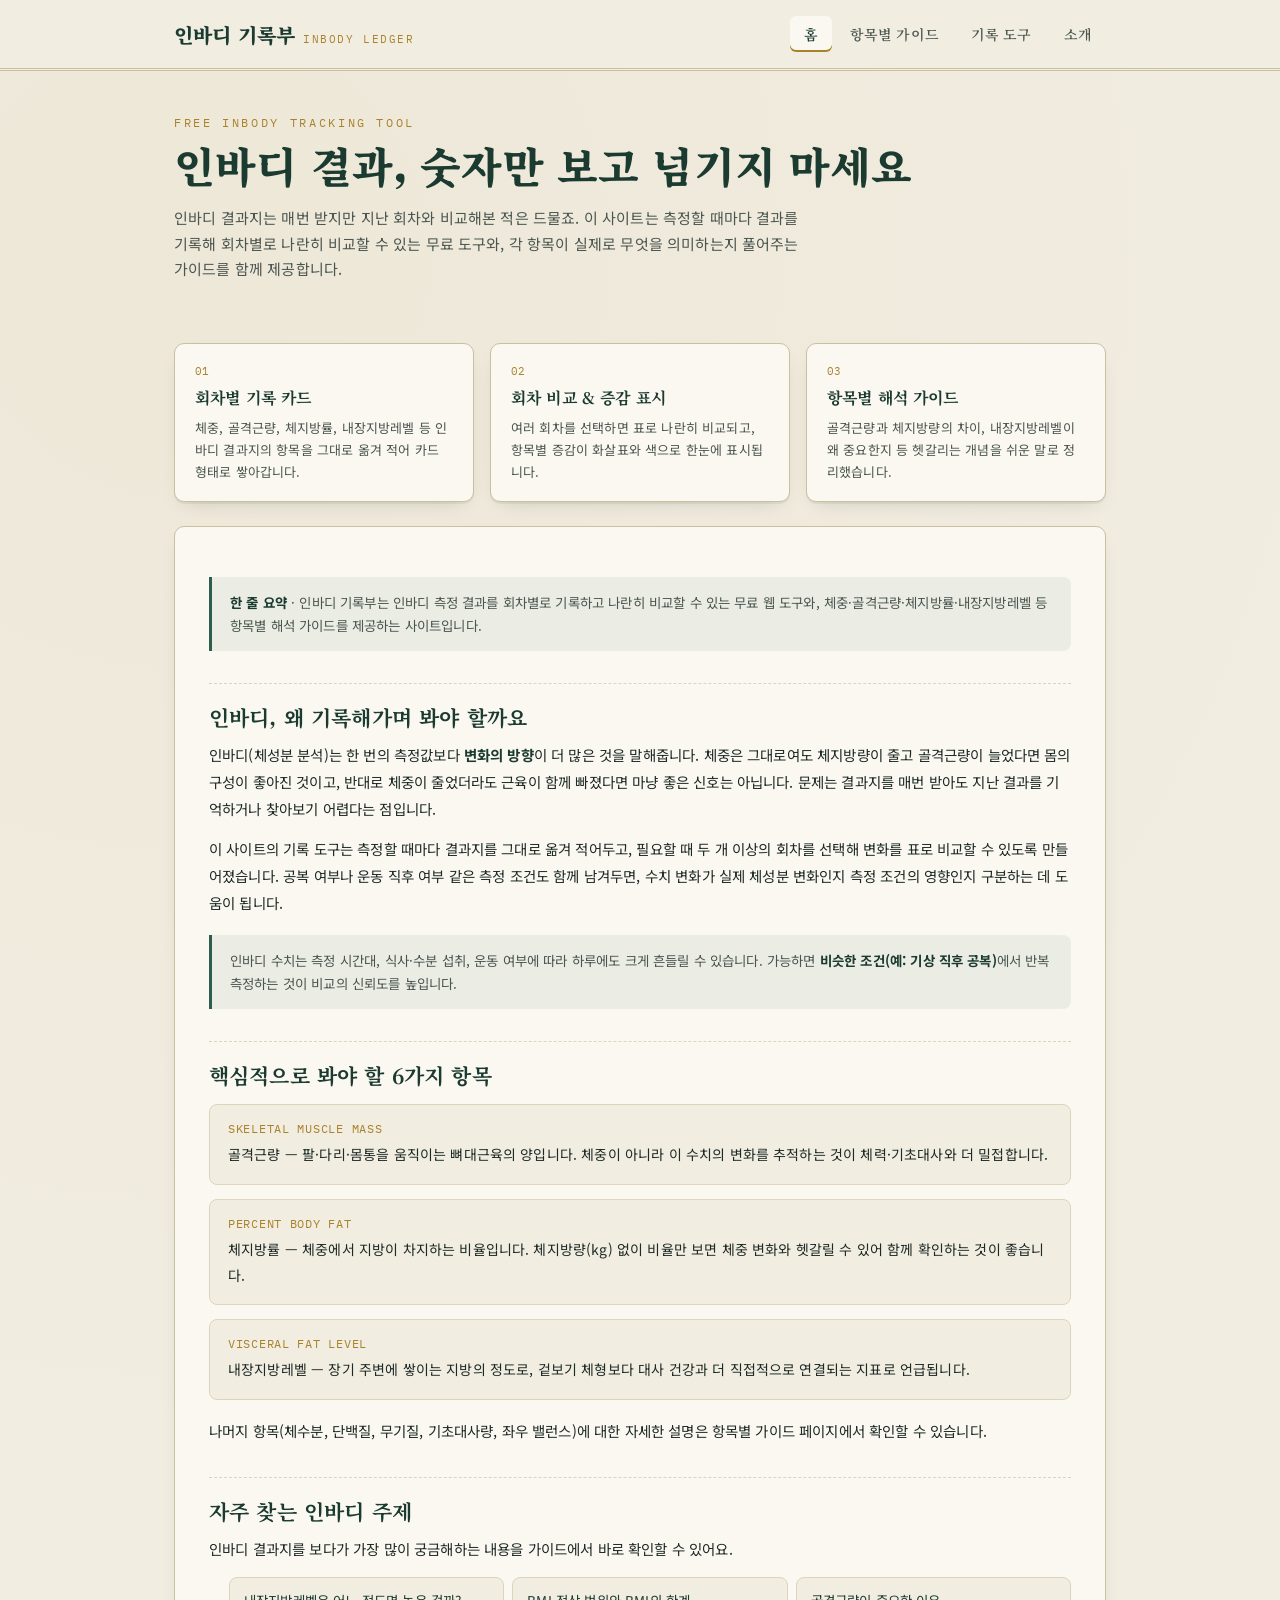
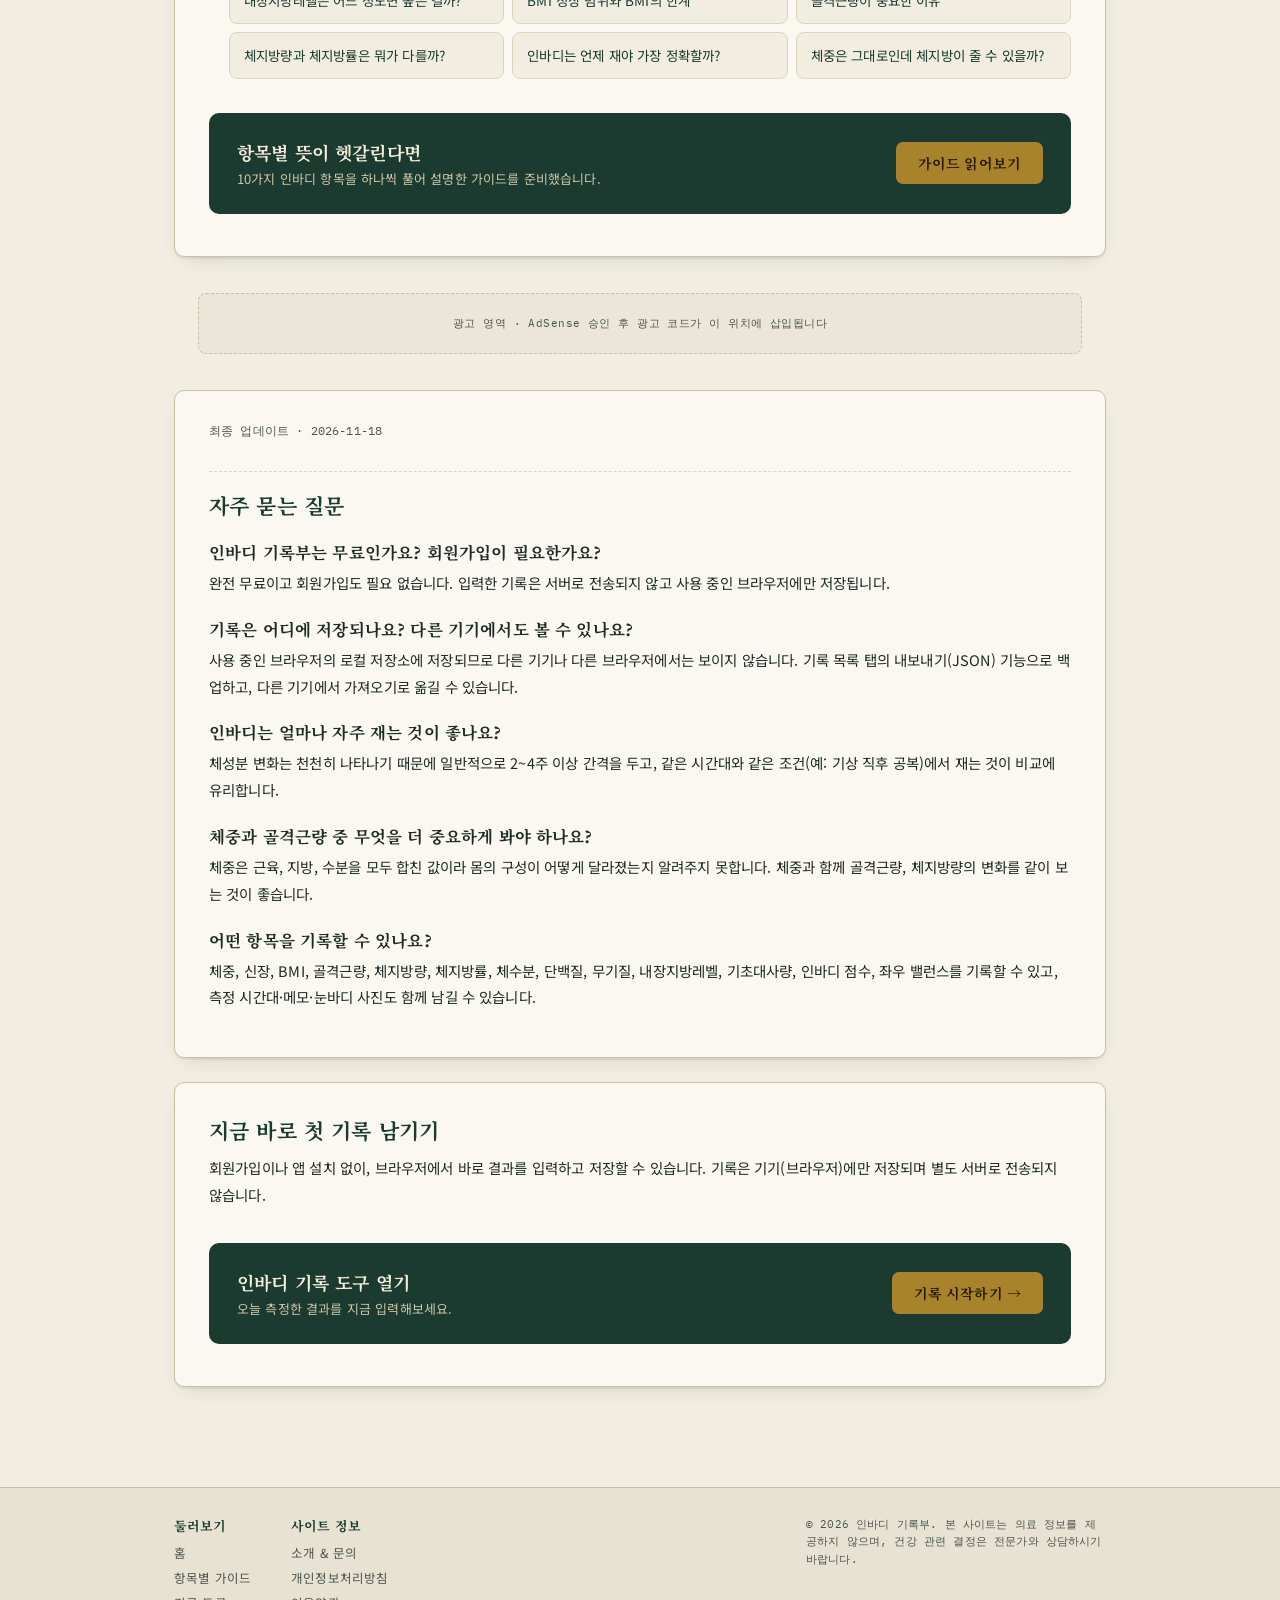
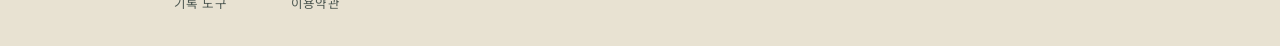
<file: index.html>
<!DOCTYPE html>
<html lang="ko">
<head>
<meta charset="UTF-8">
<meta name="viewport" content="width=device-width, initial-scale=1.0">
<title>인바디 기록부 | 인바디 결과 해석 가이드 &amp; 무료 기록 도구</title>
<meta name="description" content="인바디 측정 결과를 회차별로 기록하고 비교하는 무료 도구와, 골격근량·체지방률·내장지방레벨 등 인바디 항목을 쉽게 풀어 설명하는 가이드를 제공합니다.">
<link rel="canonical" href="https://inbody-tracker-vert.vercel.app/">
<!-- seo:start -->
<meta name="robots" content="index,follow,max-image-preview:large,max-snippet:-1,max-video-preview:-1">
<meta name="theme-color" content="#1b3a30">
<link rel="icon" href="favicon.ico" sizes="48x48">
<link rel="icon" href="favicon.svg" type="image/svg+xml">
<link rel="apple-touch-icon" href="img/apple-touch-icon.png">
<meta property="og:site_name" content="인바디 기록부">
<meta property="og:locale" content="ko_KR">
<meta property="og:type" content="website">
<meta property="og:title" content="인바디 기록부 | 인바디 결과 해석 가이드 &amp; 무료 기록 도구">
<meta property="og:description" content="인바디 측정 결과를 회차별로 기록하고 비교하는 무료 도구와, 골격근량·체지방률·내장지방레벨 등 인바디 항목을 쉽게 풀어 설명하는 가이드를 제공합니다.">
<meta property="og:url" content="https://inbody-tracker-vert.vercel.app/">
<meta property="og:image" content="https://inbody-tracker-vert.vercel.app/img/og-image.png">
<meta property="og:image:width" content="1200">
<meta property="og:image:height" content="630">
<meta property="og:image:alt" content="인바디 기록부 — 인바디 결과 기록·비교 도구와 항목별 해석 가이드">
<meta name="twitter:card" content="summary_large_image">
<meta name="twitter:title" content="인바디 기록부 | 인바디 결과 해석 가이드 &amp; 무료 기록 도구">
<meta name="twitter:description" content="인바디 측정 결과를 회차별로 기록하고 비교하는 무료 도구와, 골격근량·체지방률·내장지방레벨 등 인바디 항목을 쉽게 풀어 설명하는 가이드를 제공합니다.">
<meta name="twitter:image" content="https://inbody-tracker-vert.vercel.app/img/og-image.png">
<!-- seo:end -->
<meta name="naver-site-verification" content="7c5803e0667ca97e8ee6781f5c3fd69aa331b6ec" />
<link rel="preconnect" href="https://fonts.googleapis.com">
<link href="https://fonts.googleapis.com/css2?family=Noto+Serif+KR:wght@500;600;700;900&family=Noto+Sans+KR:wght@400;500;700&family=IBM+Plex+Mono:wght@400;500;600&display=swap" rel="stylesheet">
<script async src="https://pagead2.googlesyndication.com/pagead/js/adsbygoogle.js?client=ca-pub-2557338953436433"
     crossorigin="anonymous"></script>
<link rel="stylesheet" href="css/style.css">
<script type="application/ld+json">
{
  "@context": "https://schema.org",
  "@type": "WebSite",
  "name": "인바디 기록부",
  "url": "https://inbody-tracker-vert.vercel.app/",
  "inLanguage": "ko-KR",
  "description": "인바디 측정 결과를 회차별로 기록하고 비교하는 무료 웹 도구와 인바디 항목별 해석 가이드를 제공하는 사이트"
}
</script>
<script type="application/ld+json">
{
  "@context": "https://schema.org",
  "@type": "FAQPage",
  "inLanguage": "ko-KR",
  "mainEntity": [
    {
      "@type": "Question",
      "name": "인바디 기록부는 무료인가요? 회원가입이 필요한가요?",
      "acceptedAnswer": {
        "@type": "Answer",
        "text": "완전 무료이고 회원가입도 필요 없습니다. 입력한 기록은 서버로 전송되지 않고 사용 중인 브라우저에만 저장됩니다."
      }
    },
    {
      "@type": "Question",
      "name": "기록은 어디에 저장되나요? 다른 기기에서도 볼 수 있나요?",
      "acceptedAnswer": {
        "@type": "Answer",
        "text": "사용 중인 브라우저의 로컬 저장소에 저장되므로 다른 기기나 다른 브라우저에서는 보이지 않습니다. 기록 목록 탭의 내보내기(JSON) 기능으로 백업하고, 다른 기기에서 가져오기로 옮길 수 있습니다."
      }
    },
    {
      "@type": "Question",
      "name": "인바디는 얼마나 자주 재는 것이 좋나요?",
      "acceptedAnswer": {
        "@type": "Answer",
        "text": "체성분 변화는 천천히 나타나기 때문에 일반적으로 2~4주 이상 간격을 두고, 같은 시간대와 같은 조건(예: 기상 직후 공복)에서 재는 것이 비교에 유리합니다."
      }
    },
    {
      "@type": "Question",
      "name": "체중과 골격근량 중 무엇을 더 중요하게 봐야 하나요?",
      "acceptedAnswer": {
        "@type": "Answer",
        "text": "체중은 근육, 지방, 수분을 모두 합친 값이라 몸의 구성이 어떻게 달라졌는지 알려주지 못합니다. 체중과 함께 골격근량, 체지방량의 변화를 같이 보는 것이 좋습니다."
      }
    },
    {
      "@type": "Question",
      "name": "어떤 항목을 기록할 수 있나요?",
      "acceptedAnswer": {
        "@type": "Answer",
        "text": "체중, 신장, BMI, 골격근량, 체지방량, 체지방률, 체수분, 단백질, 무기질, 내장지방레벨, 기초대사량, 인바디 점수, 좌우 밸런스를 기록할 수 있고, 측정 시간대·메모·눈바디 사진도 함께 남길 수 있습니다."
      }
    }
  ]
}
</script>
</head>
<body>

<header class="site-header">
  <div class="bar">
    <a class="brand" href="index.html">
      <span class="mark">인바디 기록부</span>
      <span class="sub">INBODY LEDGER</span>
    </a>
    <nav class="site-nav">
      <a href="index.html" class="active">홈</a>
      <a href="guide.html">항목별 가이드</a>
      <a href="tracker.html">기록 도구</a>
      <a href="about.html">소개</a>
    </nav>
  </div>
</header>

<div class="page-cover">
  <div class="eyebrow">FREE INBODY TRACKING TOOL</div>
  <h1 class="title">인바디 결과, 숫자만 보고 넘기지 마세요</h1>
  <p class="lede">인바디 결과지는 매번 받지만 지난 회차와 비교해본 적은 드물죠. 이 사이트는 측정할 때마다 결과를 기록해 회차별로 나란히 비교할 수 있는 무료 도구와, 각 항목이 실제로 무엇을 의미하는지 풀어주는 가이드를 함께 제공합니다.</p>
</div>

<main class="content">
  <div class="feature-grid">
    <div class="feature-card">
      <div class="num">01</div>
      <h3>회차별 기록 카드</h3>
      <p>체중, 골격근량, 체지방률, 내장지방레벨 등 인바디 결과지의 항목을 그대로 옮겨 적어 카드 형태로 쌓아갑니다.</p>
    </div>
    <div class="feature-card">
      <div class="num">02</div>
      <h3>회차 비교 &amp; 증감 표시</h3>
      <p>여러 회차를 선택하면 표로 나란히 비교되고, 항목별 증감이 화살표와 색으로 한눈에 표시됩니다.</p>
    </div>
    <div class="feature-card">
      <div class="num">03</div>
      <h3>항목별 해석 가이드</h3>
      <p>골격근량과 체지방량의 차이, 내장지방레벨이 왜 중요한지 등 헷갈리는 개념을 쉬운 말로 정리했습니다.</p>
    </div>
  </div>

  <article class="doc">
    <div class="callout"><strong>한 줄 요약</strong> · 인바디 기록부는 인바디 측정 결과를 회차별로 기록하고 나란히 비교할 수 있는 무료 웹 도구와, 체중·골격근량·체지방률·내장지방레벨 등 항목별 해석 가이드를 제공하는 사이트입니다.</div>
    <h2>인바디, 왜 기록해가며 봐야 할까요</h2>
    <p>인바디(체성분 분석)는 한 번의 측정값보다 <strong>변화의 방향</strong>이 더 많은 것을 말해줍니다. 체중은 그대로여도 체지방량이 줄고 골격근량이 늘었다면 몸의 구성이 좋아진 것이고, 반대로 체중이 줄었더라도 근육이 함께 빠졌다면 마냥 좋은 신호는 아닙니다. 문제는 결과지를 매번 받아도 지난 결과를 기억하거나 찾아보기 어렵다는 점입니다.</p>
    <p>이 사이트의 기록 도구는 측정할 때마다 결과지를 그대로 옮겨 적어두고, 필요할 때 두 개 이상의 회차를 선택해 변화를 표로 비교할 수 있도록 만들어졌습니다. 공복 여부나 운동 직후 여부 같은 측정 조건도 함께 남겨두면, 수치 변화가 실제 체성분 변화인지 측정 조건의 영향인지 구분하는 데 도움이 됩니다.</p>

    <div class="callout">
      인바디 수치는 측정 시간대, 식사·수분 섭취, 운동 여부에 따라 하루에도 크게 흔들릴 수 있습니다. 가능하면 <strong>비슷한 조건(예: 기상 직후 공복)</strong>에서 반복 측정하는 것이 비교의 신뢰도를 높입니다.
    </div>

    <h2>핵심적으로 봐야 할 6가지 항목</h2>
    <div class="metric-card">
      <div class="mname">SKELETAL MUSCLE MASS</div>
      <p style="margin:0;font-size:14px;">골격근량 — 팔·다리·몸통을 움직이는 뼈대근육의 양입니다. 체중이 아니라 이 수치의 변화를 추적하는 것이 체력·기초대사와 더 밀접합니다.</p>
    </div>
    <div class="metric-card">
      <div class="mname">PERCENT BODY FAT</div>
      <p style="margin:0;font-size:14px;">체지방률 — 체중에서 지방이 차지하는 비율입니다. 체지방량(kg) 없이 비율만 보면 체중 변화와 헷갈릴 수 있어 함께 확인하는 것이 좋습니다.</p>
    </div>
    <div class="metric-card">
      <div class="mname">VISCERAL FAT LEVEL</div>
      <p style="margin:0;font-size:14px;">내장지방레벨 — 장기 주변에 쌓이는 지방의 정도로, 겉보기 체형보다 대사 건강과 더 직접적으로 연결되는 지표로 언급됩니다.</p>
    </div>
    <p style="margin-top:18px;">나머지 항목(체수분, 단백질, 무기질, 기초대사량, 좌우 밸런스)에 대한 자세한 설명은 항목별 가이드 페이지에서 확인할 수 있습니다.</p>

    <h2>자주 찾는 인바디 주제</h2>
    <p>인바디 결과지를 보다가 가장 많이 궁금해하는 내용을 가이드에서 바로 확인할 수 있어요.</p>
    <ul class="topic-links">
      <li><a href="guide.html#visceral-fat">내장지방레벨은 어느 정도면 높은 걸까?</a></li>
      <li><a href="guide.html#bmi">BMI 정상 범위와 BMI의 한계</a></li>
      <li><a href="guide.html#smm">골격근량이 중요한 이유</a></li>
      <li><a href="guide.html#body-fat">체지방량과 체지방률은 뭐가 다를까?</a></li>
      <li><a href="guide.html#faq">인바디는 언제 재야 가장 정확할까?</a></li>
      <li><a href="guide.html#faq">체중은 그대로인데 체지방이 줄 수 있을까?</a></li>
    </ul>

    <div class="cta-block">
      <div class="cta-text">
        <div class="h">항목별 뜻이 헷갈린다면</div>
        <div class="p">10가지 인바디 항목을 하나씩 풀어 설명한 가이드를 준비했습니다.</div>
      </div>
      <a class="btn" href="guide.html">가이드 읽어보기</a>
    </div>
  </article>

  <div class="ad-slot">
    <div class="frame">광고 영역 · AdSense 승인 후 광고 코드가 이 위치에 삽입됩니다</div>
  </div>

  <article class="doc" id="faq" style="margin-top:24px;">
    <div class="updated">최종 업데이트 · 2026-11-18</div>
    <h2>자주 묻는 질문</h2>
    <h3>인바디 기록부는 무료인가요? 회원가입이 필요한가요?</h3>
    <p>완전 무료이고 회원가입도 필요 없습니다. 입력한 기록은 서버로 전송되지 않고 사용 중인 브라우저에만 저장됩니다.</p>
    <h3>기록은 어디에 저장되나요? 다른 기기에서도 볼 수 있나요?</h3>
    <p>사용 중인 브라우저의 로컬 저장소에 저장되므로 다른 기기나 다른 브라우저에서는 보이지 않습니다. 기록 목록 탭의 내보내기(JSON) 기능으로 백업하고, 다른 기기에서 가져오기로 옮길 수 있습니다.</p>
    <h3>인바디는 얼마나 자주 재는 것이 좋나요?</h3>
    <p>체성분 변화는 천천히 나타나기 때문에 일반적으로 2~4주 이상 간격을 두고, 같은 시간대와 같은 조건(예: 기상 직후 공복)에서 재는 것이 비교에 유리합니다.</p>
    <h3>체중과 골격근량 중 무엇을 더 중요하게 봐야 하나요?</h3>
    <p>체중은 근육, 지방, 수분을 모두 합친 값이라 몸의 구성이 어떻게 달라졌는지 알려주지 못합니다. 체중과 함께 골격근량, 체지방량의 변화를 같이 보는 것이 좋습니다.</p>
    <h3>어떤 항목을 기록할 수 있나요?</h3>
    <p>체중, 신장, BMI, 골격근량, 체지방량, 체지방률, 체수분, 단백질, 무기질, 내장지방레벨, 기초대사량, 인바디 점수, 좌우 밸런스를 기록할 수 있고, 측정 시간대·메모·눈바디 사진도 함께 남길 수 있습니다.</p>
  </article>

  <article class="doc" style="margin-top:24px;">
    <h2>지금 바로 첫 기록 남기기</h2>
    <p>회원가입이나 앱 설치 없이, 브라우저에서 바로 결과를 입력하고 저장할 수 있습니다. 기록은 기기(브라우저)에만 저장되며 별도 서버로 전송되지 않습니다.</p>
    <div class="cta-block">
      <div class="cta-text">
        <div class="h">인바디 기록 도구 열기</div>
        <div class="p">오늘 측정한 결과를 지금 입력해보세요.</div>
      </div>
      <a class="btn" href="tracker.html">기록 시작하기 →</a>
    </div>
  </article>
</main>

<footer class="site-footer">
  <div class="wrap">
    <div class="cols">
      <div class="col">
        <h4>둘러보기</h4>
        <a href="index.html">홈</a>
        <a href="guide.html">항목별 가이드</a>
        <a href="tracker.html">기록 도구</a>
      </div>
      <div class="col">
        <h4>사이트 정보</h4>
        <a href="about.html">소개 &amp; 문의</a>
        <a href="privacy.html">개인정보처리방침</a>
        <a href="terms.html">이용약관</a>
      </div>
    </div>
    <div class="legal">
      © 2026 인바디 기록부. 본 사이트는 의료 정보를 제공하지 않으며, 건강 관련 결정은 전문가와 상담하시기 바랍니다.
    </div>
  </div>
</footer>

</body>
</html>
</file>
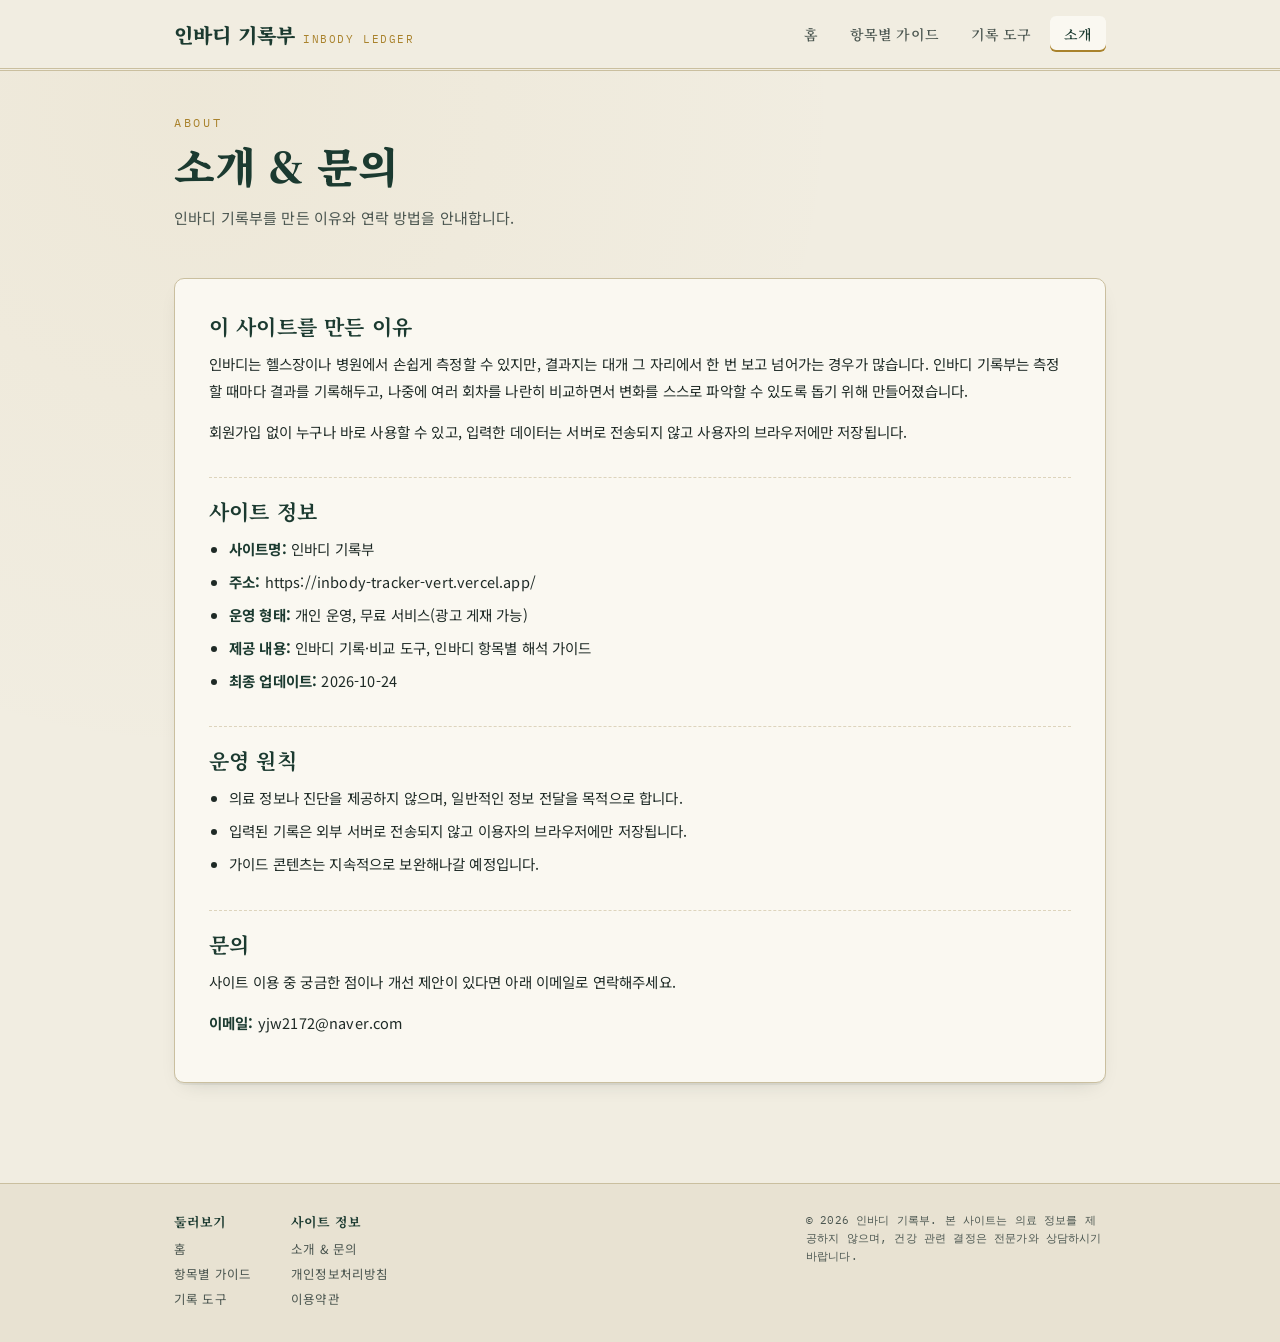
<file: about.html>
<!DOCTYPE html>
<html lang="ko">
<head>
<meta charset="UTF-8">
<meta name="viewport" content="width=device-width, initial-scale=1.0">
<title>소개 &amp; 문의 | 인바디 기록부</title>
<meta name="description" content="인바디 기록부는 인바디 측정 결과를 회차별로 기록·비교하는 무료 웹 도구와 항목별 해석 가이드를 제공하는 개인 운영 사이트입니다. 운영 원칙과 문의 방법을 안내합니다.">
<link rel="canonical" href="https://inbody-tracker-vert.vercel.app/about.html">
<!-- seo:start -->
<meta name="robots" content="index,follow,max-image-preview:large,max-snippet:-1,max-video-preview:-1">
<meta name="theme-color" content="#1b3a30">
<link rel="icon" href="favicon.ico" sizes="48x48">
<link rel="icon" href="favicon.svg" type="image/svg+xml">
<link rel="apple-touch-icon" href="img/apple-touch-icon.png">
<meta property="og:site_name" content="인바디 기록부">
<meta property="og:locale" content="ko_KR">
<meta property="og:type" content="website">
<meta property="og:title" content="소개 &amp; 문의 | 인바디 기록부">
<meta property="og:description" content="인바디 기록부는 인바디 측정 결과를 회차별로 기록·비교하는 무료 웹 도구와 항목별 해석 가이드를 제공하는 개인 운영 사이트입니다. 운영 원칙과 문의 방법을 안내합니다.">
<meta property="og:url" content="https://inbody-tracker-vert.vercel.app/about.html">
<meta property="og:image" content="https://inbody-tracker-vert.vercel.app/img/og-image.png">
<meta property="og:image:width" content="1200">
<meta property="og:image:height" content="630">
<meta property="og:image:alt" content="인바디 기록부 — 인바디 결과 기록·비교 도구와 항목별 해석 가이드">
<meta name="twitter:card" content="summary_large_image">
<meta name="twitter:title" content="소개 &amp; 문의 | 인바디 기록부">
<meta name="twitter:description" content="인바디 기록부는 인바디 측정 결과를 회차별로 기록·비교하는 무료 웹 도구와 항목별 해석 가이드를 제공하는 개인 운영 사이트입니다. 운영 원칙과 문의 방법을 안내합니다.">
<meta name="twitter:image" content="https://inbody-tracker-vert.vercel.app/img/og-image.png">
<script type="application/ld+json">
{
  "@context": "https://schema.org",
  "@type": "BreadcrumbList",
  "itemListElement": [
    {
      "@type": "ListItem",
      "position": 1,
      "name": "홈",
      "item": "https://inbody-tracker-vert.vercel.app/"
    },
    {
      "@type": "ListItem",
      "position": 2,
      "name": "소개 & 문의",
      "item": "https://inbody-tracker-vert.vercel.app/about.html"
    }
  ]
}
</script>
<!-- seo:end -->
<meta name="naver-site-verification" content="7c5803e0667ca97e8ee6781f5c3fd69aa331b6ec" />
<link rel="preconnect" href="https://fonts.googleapis.com">
<link href="https://fonts.googleapis.com/css2?family=Noto+Serif+KR:wght@500;600;700;900&family=Noto+Sans+KR:wght@400;500;700&family=IBM+Plex+Mono:wght@400;500;600&display=swap" rel="stylesheet">
<script async src="https://pagead2.googlesyndication.com/pagead/js/adsbygoogle.js?client=ca-pub-2557338953436433"
     crossorigin="anonymous"></script>
<link rel="stylesheet" href="css/style.css">
</head>
<body>

<header class="site-header">
  <div class="bar">
    <a class="brand" href="index.html">
      <span class="mark">인바디 기록부</span>
      <span class="sub">INBODY LEDGER</span>
    </a>
    <nav class="site-nav">
      <a href="index.html">홈</a>
      <a href="guide.html">항목별 가이드</a>
      <a href="tracker.html">기록 도구</a>
      <a href="about.html" class="active">소개</a>
    </nav>
  </div>
</header>

<div class="page-cover">
  <div class="eyebrow">ABOUT</div>
  <h1 class="title">소개 &amp; 문의</h1>
  <p class="lede">인바디 기록부를 만든 이유와 연락 방법을 안내합니다.</p>
</div>

<main class="content">
  <article class="doc">
    <h2>이 사이트를 만든 이유</h2>
    <p>인바디는 헬스장이나 병원에서 손쉽게 측정할 수 있지만, 결과지는 대개 그 자리에서 한 번 보고 넘어가는 경우가 많습니다. 인바디 기록부는 측정할 때마다 결과를 기록해두고, 나중에 여러 회차를 나란히 비교하면서 변화를 스스로 파악할 수 있도록 돕기 위해 만들어졌습니다.</p>
    <p>회원가입 없이 누구나 바로 사용할 수 있고, 입력한 데이터는 서버로 전송되지 않고 사용자의 브라우저에만 저장됩니다.</p>

    <h2>사이트 정보</h2>
    <ul>
      <li><strong>사이트명:</strong> 인바디 기록부</li>
      <li><strong>주소:</strong> https://inbody-tracker-vert.vercel.app/</li>
      <li><strong>운영 형태:</strong> 개인 운영, 무료 서비스(광고 게재 가능)</li>
      <li><strong>제공 내용:</strong> 인바디 기록·비교 도구, 인바디 항목별 해석 가이드</li>
      <li><strong>최종 업데이트:</strong> 2026-10-24</li>
    </ul>

    <h2>운영 원칙</h2>
    <ul>
      <li>의료 정보나 진단을 제공하지 않으며, 일반적인 정보 전달을 목적으로 합니다.</li>
      <li>입력된 기록은 외부 서버로 전송되지 않고 이용자의 브라우저에만 저장됩니다.</li>
      <li>가이드 콘텐츠는 지속적으로 보완해나갈 예정입니다.</li>
    </ul>

    <h2>문의</h2>
    <p>사이트 이용 중 궁금한 점이나 개선 제안이 있다면 아래 이메일로 연락해주세요.</p>
    <p><strong>이메일:</strong> yjw2172@naver.com</p>
  </article>
</main>

<footer class="site-footer">
  <div class="wrap">
    <div class="cols">
      <div class="col">
        <h4>둘러보기</h4>
        <a href="index.html">홈</a>
        <a href="guide.html">항목별 가이드</a>
        <a href="tracker.html">기록 도구</a>
      </div>
      <div class="col">
        <h4>사이트 정보</h4>
        <a href="about.html">소개 &amp; 문의</a>
        <a href="privacy.html">개인정보처리방침</a>
        <a href="terms.html">이용약관</a>
      </div>
    </div>
    <div class="legal">
      © 2026 인바디 기록부. 본 사이트는 의료 정보를 제공하지 않으며, 건강 관련 결정은 전문가와 상담하시기 바랍니다.
    </div>
  </div>
</footer>

</body>
</html>
</file>
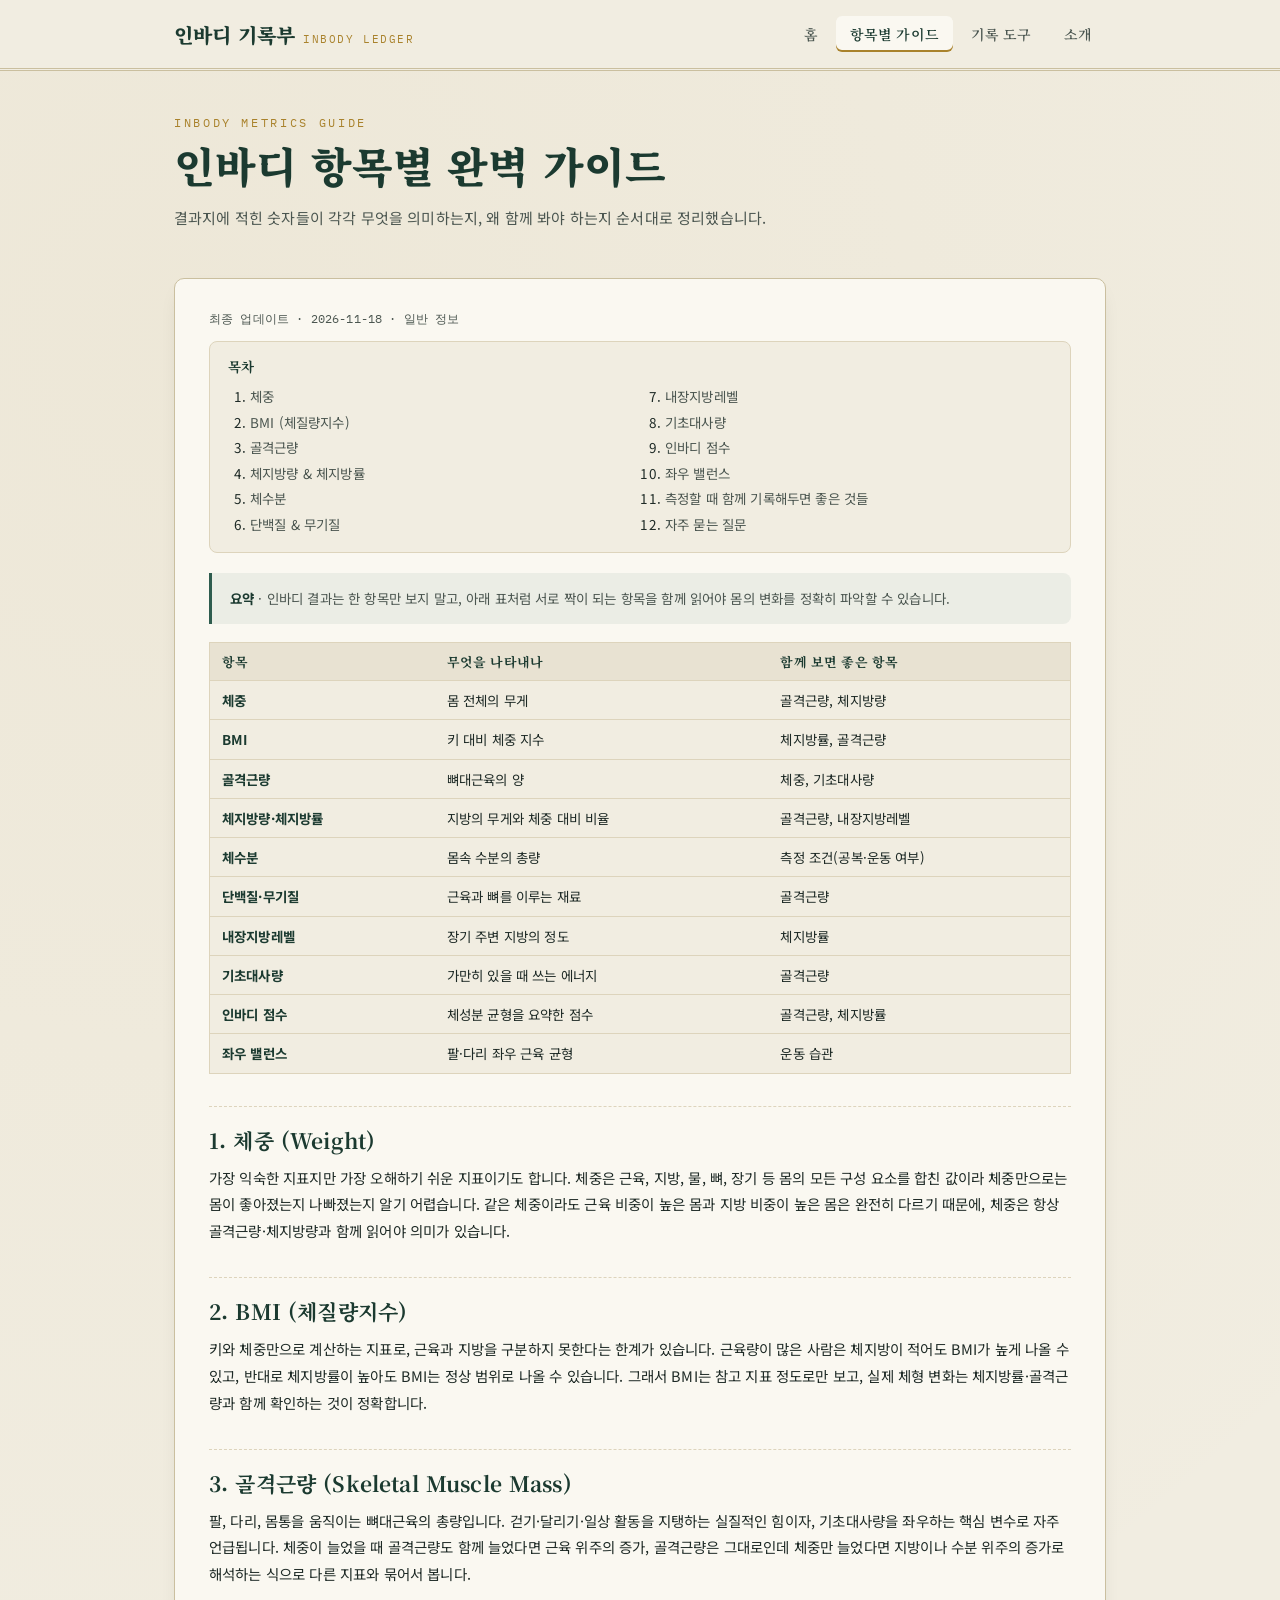
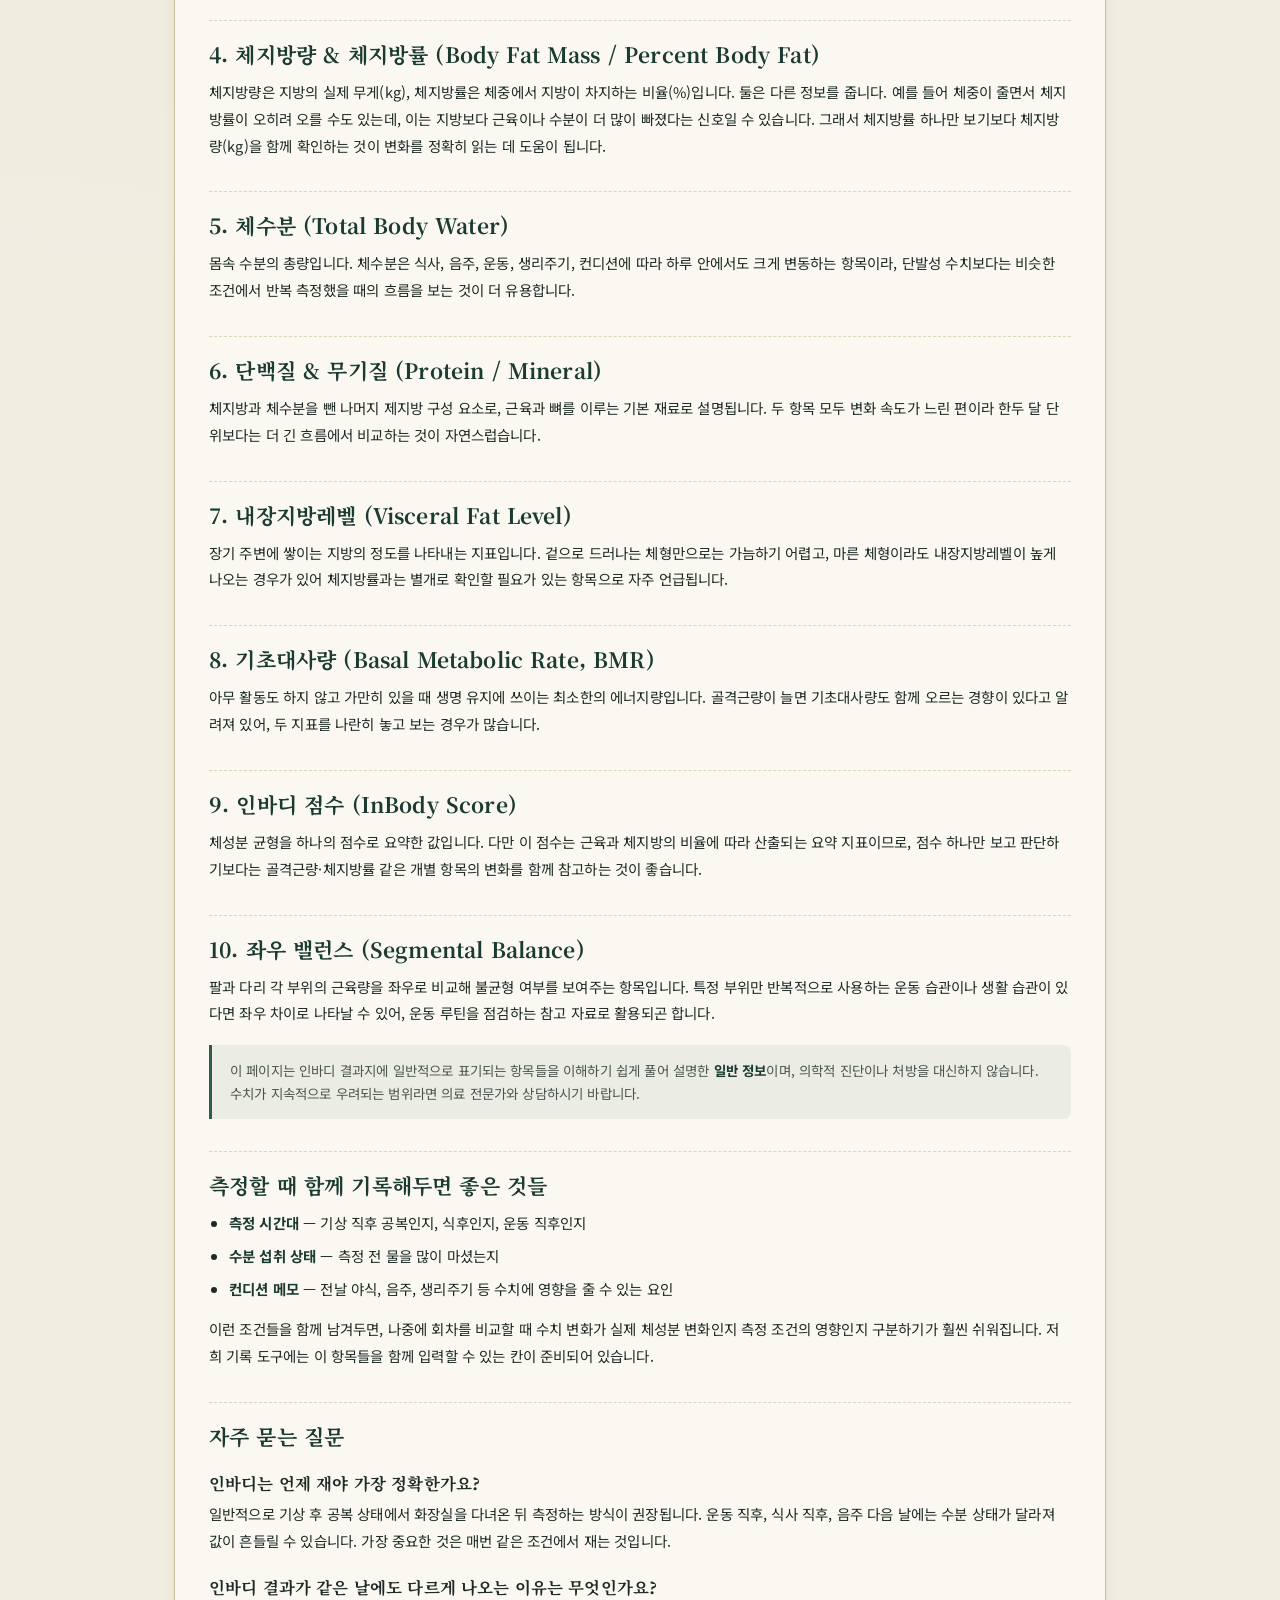
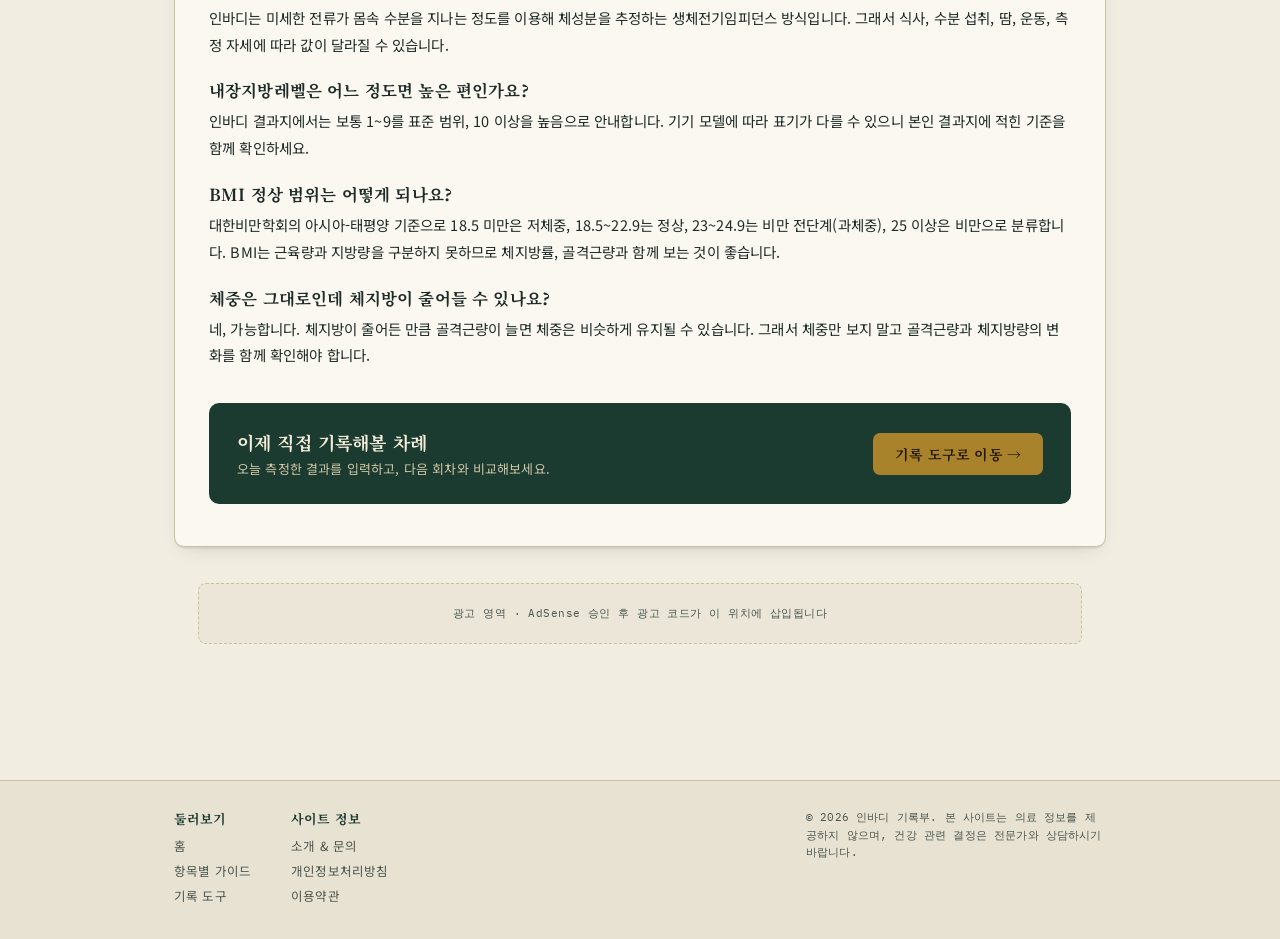
<file: guide.html>
<!DOCTYPE html>
<html lang="ko">
<head>
<meta charset="UTF-8">
<meta name="viewport" content="width=device-width, initial-scale=1.0">
<title>인바디 항목별 완벽 가이드 — 골격근량, 체지방률, 내장지방레벨 뜻 정리</title>
<meta name="description" content="인바디 결과지에 나오는 체중, 골격근량, 체지방량, 체지방률, 체수분, 단백질, 무기질, 내장지방레벨, 기초대사량, 인바디 점수, 좌우 밸런스의 의미를 쉽게 정리했습니다.">
<link rel="canonical" href="https://inbody-tracker-vert.vercel.app/guide.html">
<!-- seo:start -->
<meta name="robots" content="index,follow,max-image-preview:large,max-snippet:-1,max-video-preview:-1">
<meta name="theme-color" content="#1b3a30">
<link rel="icon" href="favicon.ico" sizes="48x48">
<link rel="icon" href="favicon.svg" type="image/svg+xml">
<link rel="apple-touch-icon" href="img/apple-touch-icon.png">
<meta property="og:site_name" content="인바디 기록부">
<meta property="og:locale" content="ko_KR">
<meta property="og:type" content="article">
<meta property="og:title" content="인바디 항목별 완벽 가이드 — 골격근량, 체지방률, 내장지방레벨 뜻 정리">
<meta property="og:description" content="인바디 결과지에 나오는 체중, 골격근량, 체지방량, 체지방률, 체수분, 단백질, 무기질, 내장지방레벨, 기초대사량, 인바디 점수, 좌우 밸런스의 의미를 쉽게 정리했습니다.">
<meta property="og:url" content="https://inbody-tracker-vert.vercel.app/guide.html">
<meta property="og:image" content="https://inbody-tracker-vert.vercel.app/img/og-image.png">
<meta property="og:image:width" content="1200">
<meta property="og:image:height" content="630">
<meta property="og:image:alt" content="인바디 기록부 — 인바디 결과 기록·비교 도구와 항목별 해석 가이드">
<meta name="twitter:card" content="summary_large_image">
<meta name="twitter:title" content="인바디 항목별 완벽 가이드 — 골격근량, 체지방률, 내장지방레벨 뜻 정리">
<meta name="twitter:description" content="인바디 결과지에 나오는 체중, 골격근량, 체지방량, 체지방률, 체수분, 단백질, 무기질, 내장지방레벨, 기초대사량, 인바디 점수, 좌우 밸런스의 의미를 쉽게 정리했습니다.">
<meta name="twitter:image" content="https://inbody-tracker-vert.vercel.app/img/og-image.png">
<script type="application/ld+json">
{
  "@context": "https://schema.org",
  "@type": "BreadcrumbList",
  "itemListElement": [
    {
      "@type": "ListItem",
      "position": 1,
      "name": "홈",
      "item": "https://inbody-tracker-vert.vercel.app/"
    },
    {
      "@type": "ListItem",
      "position": 2,
      "name": "항목별 가이드",
      "item": "https://inbody-tracker-vert.vercel.app/guide.html"
    }
  ]
}
</script>
<!-- seo:end -->
<meta name="naver-site-verification" content="7c5803e0667ca97e8ee6781f5c3fd69aa331b6ec" />
<link rel="preconnect" href="https://fonts.googleapis.com">
<link href="https://fonts.googleapis.com/css2?family=Noto+Serif+KR:wght@500;600;700;900&family=Noto+Sans+KR:wght@400;500;700&family=IBM+Plex+Mono:wght@400;500;600&display=swap" rel="stylesheet">
<script async src="https://pagead2.googlesyndication.com/pagead/js/adsbygoogle.js?client=ca-pub-2557338953436433"
     crossorigin="anonymous"></script>
<link rel="stylesheet" href="css/style.css">
<script type="application/ld+json">
{
  "@context": "https://schema.org",
  "@type": "Article",
  "headline": "인바디 항목별 완벽 가이드",
  "description": "인바디 결과지의 체중, BMI, 골격근량, 체지방률, 체수분, 내장지방레벨, 기초대사량 등 항목의 의미를 정리한 가이드",
  "inLanguage": "ko-KR",
  "datePublished": "2026-07-29",
  "dateModified": "2026-11-18",
  "author": {
    "@type": "Organization",
    "name": "인바디 기록부"
  },
  "publisher": {
    "@type": "Organization",
    "name": "인바디 기록부",
    "url": "https://inbody-tracker-vert.vercel.app/"
  },
  "mainEntityOfPage": "https://inbody-tracker-vert.vercel.app/guide.html"
}
</script>
<script type="application/ld+json">
{
  "@context": "https://schema.org",
  "@type": "FAQPage",
  "inLanguage": "ko-KR",
  "mainEntity": [
    {
      "@type": "Question",
      "name": "인바디는 언제 재야 가장 정확한가요?",
      "acceptedAnswer": {
        "@type": "Answer",
        "text": "일반적으로 기상 후 공복 상태에서 화장실을 다녀온 뒤 측정하는 방식이 권장됩니다. 운동 직후, 식사 직후, 음주 다음 날에는 수분 상태가 달라져 값이 흔들릴 수 있습니다. 가장 중요한 것은 매번 같은 조건에서 재는 것입니다."
      }
    },
    {
      "@type": "Question",
      "name": "인바디 결과가 같은 날에도 다르게 나오는 이유는 무엇인가요?",
      "acceptedAnswer": {
        "@type": "Answer",
        "text": "인바디는 미세한 전류가 몸속 수분을 지나는 정도를 이용해 체성분을 추정하는 생체전기임피던스 방식입니다. 그래서 식사, 수분 섭취, 땀, 운동, 측정 자세에 따라 값이 달라질 수 있습니다."
      }
    },
    {
      "@type": "Question",
      "name": "내장지방레벨은 어느 정도면 높은 편인가요?",
      "acceptedAnswer": {
        "@type": "Answer",
        "text": "인바디 결과지에서는 보통 1~9를 표준 범위, 10 이상을 높음으로 안내합니다. 기기 모델에 따라 표기가 다를 수 있으니 본인 결과지에 적힌 기준을 함께 확인하세요."
      }
    },
    {
      "@type": "Question",
      "name": "BMI 정상 범위는 어떻게 되나요?",
      "acceptedAnswer": {
        "@type": "Answer",
        "text": "대한비만학회의 아시아-태평양 기준으로 18.5 미만은 저체중, 18.5~22.9는 정상, 23~24.9는 비만 전단계(과체중), 25 이상은 비만으로 분류합니다. BMI는 근육량과 지방량을 구분하지 못하므로 체지방률, 골격근량과 함께 보는 것이 좋습니다."
      }
    },
    {
      "@type": "Question",
      "name": "체중은 그대로인데 체지방이 줄어들 수 있나요?",
      "acceptedAnswer": {
        "@type": "Answer",
        "text": "네, 가능합니다. 체지방이 줄어든 만큼 골격근량이 늘면 체중은 비슷하게 유지될 수 있습니다. 그래서 체중만 보지 말고 골격근량과 체지방량의 변화를 함께 확인해야 합니다."
      }
    }
  ]
}
</script>
</head>
<body>

<header class="site-header">
  <div class="bar">
    <a class="brand" href="index.html">
      <span class="mark">인바디 기록부</span>
      <span class="sub">INBODY LEDGER</span>
    </a>
    <nav class="site-nav">
      <a href="index.html">홈</a>
      <a href="guide.html" class="active">항목별 가이드</a>
      <a href="tracker.html">기록 도구</a>
      <a href="about.html">소개</a>
    </nav>
  </div>
</header>

<div class="page-cover">
  <div class="eyebrow">INBODY METRICS GUIDE</div>
  <h1 class="title">인바디 항목별 완벽 가이드</h1>
  <p class="lede">결과지에 적힌 숫자들이 각각 무엇을 의미하는지, 왜 함께 봐야 하는지 순서대로 정리했습니다.</p>
</div>

<main class="content">
  <article class="doc">
    <div class="updated">최종 업데이트 · 2026-11-18 · 일반 정보</div>

    <nav class="toc" aria-label="목차">
      <div class="toc-title">목차</div>
      <ol>
        <li><a href="#weight">체중</a></li>
        <li><a href="#bmi">BMI (체질량지수)</a></li>
        <li><a href="#smm">골격근량</a></li>
        <li><a href="#body-fat">체지방량 &amp; 체지방률</a></li>
        <li><a href="#water">체수분</a></li>
        <li><a href="#protein-mineral">단백질 &amp; 무기질</a></li>
        <li><a href="#visceral-fat">내장지방레벨</a></li>
        <li><a href="#bmr">기초대사량</a></li>
        <li><a href="#score">인바디 점수</a></li>
        <li><a href="#balance">좌우 밸런스</a></li>
        <li><a href="#measure-tips">측정할 때 함께 기록해두면 좋은 것들</a></li>
        <li><a href="#faq">자주 묻는 질문</a></li>
      </ol>
    </nav>

    <div class="callout"><strong>요약</strong> · 인바디 결과는 한 항목만 보지 말고, 아래 표처럼 서로 짝이 되는 항목을 함께 읽어야 몸의 변화를 정확히 파악할 수 있습니다.</div>
    <div class="table-scroll">
    <table class="doc-table">
      <thead><tr><th>항목</th><th>무엇을 나타내나</th><th>함께 보면 좋은 항목</th></tr></thead>
      <tbody>
        <tr><td>체중</td><td>몸 전체의 무게</td><td>골격근량, 체지방량</td></tr>
        <tr><td>BMI</td><td>키 대비 체중 지수</td><td>체지방률, 골격근량</td></tr>
        <tr><td>골격근량</td><td>뼈대근육의 양</td><td>체중, 기초대사량</td></tr>
        <tr><td>체지방량·체지방률</td><td>지방의 무게와 체중 대비 비율</td><td>골격근량, 내장지방레벨</td></tr>
        <tr><td>체수분</td><td>몸속 수분의 총량</td><td>측정 조건(공복·운동 여부)</td></tr>
        <tr><td>단백질·무기질</td><td>근육과 뼈를 이루는 재료</td><td>골격근량</td></tr>
        <tr><td>내장지방레벨</td><td>장기 주변 지방의 정도</td><td>체지방률</td></tr>
        <tr><td>기초대사량</td><td>가만히 있을 때 쓰는 에너지</td><td>골격근량</td></tr>
        <tr><td>인바디 점수</td><td>체성분 균형을 요약한 점수</td><td>골격근량, 체지방률</td></tr>
        <tr><td>좌우 밸런스</td><td>팔·다리 좌우 근육 균형</td><td>운동 습관</td></tr>
      </tbody>
    </table>
    </div>

    <h2 id="weight">1. 체중 (Weight)</h2>
    <p>가장 익숙한 지표지만 가장 오해하기 쉬운 지표이기도 합니다. 체중은 근육, 지방, 물, 뼈, 장기 등 몸의 모든 구성 요소를 합친 값이라 체중만으로는 몸이 좋아졌는지 나빠졌는지 알기 어렵습니다. 같은 체중이라도 근육 비중이 높은 몸과 지방 비중이 높은 몸은 완전히 다르기 때문에, 체중은 항상 골격근량·체지방량과 함께 읽어야 의미가 있습니다.</p>

    <h2 id="bmi">2. BMI (체질량지수)</h2>
    <p>키와 체중만으로 계산하는 지표로, 근육과 지방을 구분하지 못한다는 한계가 있습니다. 근육량이 많은 사람은 체지방이 적어도 BMI가 높게 나올 수 있고, 반대로 체지방률이 높아도 BMI는 정상 범위로 나올 수 있습니다. 그래서 BMI는 참고 지표 정도로만 보고, 실제 체형 변화는 체지방률·골격근량과 함께 확인하는 것이 정확합니다.</p>

    <h2 id="smm">3. 골격근량 (Skeletal Muscle Mass)</h2>
    <p>팔, 다리, 몸통을 움직이는 뼈대근육의 총량입니다. 걷기·달리기·일상 활동을 지탱하는 실질적인 힘이자, 기초대사량을 좌우하는 핵심 변수로 자주 언급됩니다. 체중이 늘었을 때 골격근량도 함께 늘었다면 근육 위주의 증가, 골격근량은 그대로인데 체중만 늘었다면 지방이나 수분 위주의 증가로 해석하는 식으로 다른 지표와 묶어서 봅니다.</p>

    <h2 id="body-fat">4. 체지방량 &amp; 체지방률 (Body Fat Mass / Percent Body Fat)</h2>
    <p>체지방량은 지방의 실제 무게(kg), 체지방률은 체중에서 지방이 차지하는 비율(%)입니다. 둘은 다른 정보를 줍니다. 예를 들어 체중이 줄면서 체지방률이 오히려 오를 수도 있는데, 이는 지방보다 근육이나 수분이 더 많이 빠졌다는 신호일 수 있습니다. 그래서 체지방률 하나만 보기보다 체지방량(kg)을 함께 확인하는 것이 변화를 정확히 읽는 데 도움이 됩니다.</p>

    <h2 id="water">5. 체수분 (Total Body Water)</h2>
    <p>몸속 수분의 총량입니다. 체수분은 식사, 음주, 운동, 생리주기, 컨디션에 따라 하루 안에서도 크게 변동하는 항목이라, 단발성 수치보다는 비슷한 조건에서 반복 측정했을 때의 흐름을 보는 것이 더 유용합니다.</p>

    <h2 id="protein-mineral">6. 단백질 &amp; 무기질 (Protein / Mineral)</h2>
    <p>체지방과 체수분을 뺀 나머지 제지방 구성 요소로, 근육과 뼈를 이루는 기본 재료로 설명됩니다. 두 항목 모두 변화 속도가 느린 편이라 한두 달 단위보다는 더 긴 흐름에서 비교하는 것이 자연스럽습니다.</p>

    <h2 id="visceral-fat">7. 내장지방레벨 (Visceral Fat Level)</h2>
    <p>장기 주변에 쌓이는 지방의 정도를 나타내는 지표입니다. 겉으로 드러나는 체형만으로는 가늠하기 어렵고, 마른 체형이라도 내장지방레벨이 높게 나오는 경우가 있어 체지방률과는 별개로 확인할 필요가 있는 항목으로 자주 언급됩니다.</p>

    <h2 id="bmr">8. 기초대사량 (Basal Metabolic Rate, BMR)</h2>
    <p>아무 활동도 하지 않고 가만히 있을 때 생명 유지에 쓰이는 최소한의 에너지량입니다. 골격근량이 늘면 기초대사량도 함께 오르는 경향이 있다고 알려져 있어, 두 지표를 나란히 놓고 보는 경우가 많습니다.</p>

    <h2 id="score">9. 인바디 점수 (InBody Score)</h2>
    <p>체성분 균형을 하나의 점수로 요약한 값입니다. 다만 이 점수는 근육과 체지방의 비율에 따라 산출되는 요약 지표이므로, 점수 하나만 보고 판단하기보다는 골격근량·체지방률 같은 개별 항목의 변화를 함께 참고하는 것이 좋습니다.</p>

    <h2 id="balance">10. 좌우 밸런스 (Segmental Balance)</h2>
    <p>팔과 다리 각 부위의 근육량을 좌우로 비교해 불균형 여부를 보여주는 항목입니다. 특정 부위만 반복적으로 사용하는 운동 습관이나 생활 습관이 있다면 좌우 차이로 나타날 수 있어, 운동 루틴을 점검하는 참고 자료로 활용되곤 합니다.</p>

    <div class="callout">
      이 페이지는 인바디 결과지에 일반적으로 표기되는 항목들을 이해하기 쉽게 풀어 설명한 <strong>일반 정보</strong>이며, 의학적 진단이나 처방을 대신하지 않습니다. 수치가 지속적으로 우려되는 범위라면 의료 전문가와 상담하시기 바랍니다.
    </div>

    <h2 id="measure-tips">측정할 때 함께 기록해두면 좋은 것들</h2>
    <ul>
      <li><strong>측정 시간대</strong> — 기상 직후 공복인지, 식후인지, 운동 직후인지</li>
      <li><strong>수분 섭취 상태</strong> — 측정 전 물을 많이 마셨는지</li>
      <li><strong>컨디션 메모</strong> — 전날 야식, 음주, 생리주기 등 수치에 영향을 줄 수 있는 요인</li>
    </ul>
    <p>이런 조건들을 함께 남겨두면, 나중에 회차를 비교할 때 수치 변화가 실제 체성분 변화인지 측정 조건의 영향인지 구분하기가 훨씬 쉬워집니다. 저희 기록 도구에는 이 항목들을 함께 입력할 수 있는 칸이 준비되어 있습니다.</p>

    <h2 id="faq">자주 묻는 질문</h2>
    <h3>인바디는 언제 재야 가장 정확한가요?</h3>
    <p>일반적으로 기상 후 공복 상태에서 화장실을 다녀온 뒤 측정하는 방식이 권장됩니다. 운동 직후, 식사 직후, 음주 다음 날에는 수분 상태가 달라져 값이 흔들릴 수 있습니다. 가장 중요한 것은 매번 같은 조건에서 재는 것입니다.</p>
    <h3>인바디 결과가 같은 날에도 다르게 나오는 이유는 무엇인가요?</h3>
    <p>인바디는 미세한 전류가 몸속 수분을 지나는 정도를 이용해 체성분을 추정하는 생체전기임피던스 방식입니다. 그래서 식사, 수분 섭취, 땀, 운동, 측정 자세에 따라 값이 달라질 수 있습니다.</p>
    <h3>내장지방레벨은 어느 정도면 높은 편인가요?</h3>
    <p>인바디 결과지에서는 보통 1~9를 표준 범위, 10 이상을 높음으로 안내합니다. 기기 모델에 따라 표기가 다를 수 있으니 본인 결과지에 적힌 기준을 함께 확인하세요.</p>
    <h3>BMI 정상 범위는 어떻게 되나요?</h3>
    <p>대한비만학회의 아시아-태평양 기준으로 18.5 미만은 저체중, 18.5~22.9는 정상, 23~24.9는 비만 전단계(과체중), 25 이상은 비만으로 분류합니다. BMI는 근육량과 지방량을 구분하지 못하므로 체지방률, 골격근량과 함께 보는 것이 좋습니다.</p>
    <h3>체중은 그대로인데 체지방이 줄어들 수 있나요?</h3>
    <p>네, 가능합니다. 체지방이 줄어든 만큼 골격근량이 늘면 체중은 비슷하게 유지될 수 있습니다. 그래서 체중만 보지 말고 골격근량과 체지방량의 변화를 함께 확인해야 합니다.</p>

    <div class="cta-block">
      <div class="cta-text">
        <div class="h">이제 직접 기록해볼 차례</div>
        <div class="p">오늘 측정한 결과를 입력하고, 다음 회차와 비교해보세요.</div>
      </div>
      <a class="btn" href="tracker.html">기록 도구로 이동 →</a>
    </div>
  </article>

  <div class="ad-slot">
    <div class="frame">광고 영역 · AdSense 승인 후 광고 코드가 이 위치에 삽입됩니다</div>
  </div>
</main>

<footer class="site-footer">
  <div class="wrap">
    <div class="cols">
      <div class="col">
        <h4>둘러보기</h4>
        <a href="index.html">홈</a>
        <a href="guide.html">항목별 가이드</a>
        <a href="tracker.html">기록 도구</a>
      </div>
      <div class="col">
        <h4>사이트 정보</h4>
        <a href="about.html">소개 &amp; 문의</a>
        <a href="privacy.html">개인정보처리방침</a>
        <a href="terms.html">이용약관</a>
      </div>
    </div>
    <div class="legal">
      © 2026 인바디 기록부. 본 사이트는 의료 정보를 제공하지 않으며, 건강 관련 결정은 전문가와 상담하시기 바랍니다.
    </div>
  </div>
</footer>

</body>
</html>
</file>
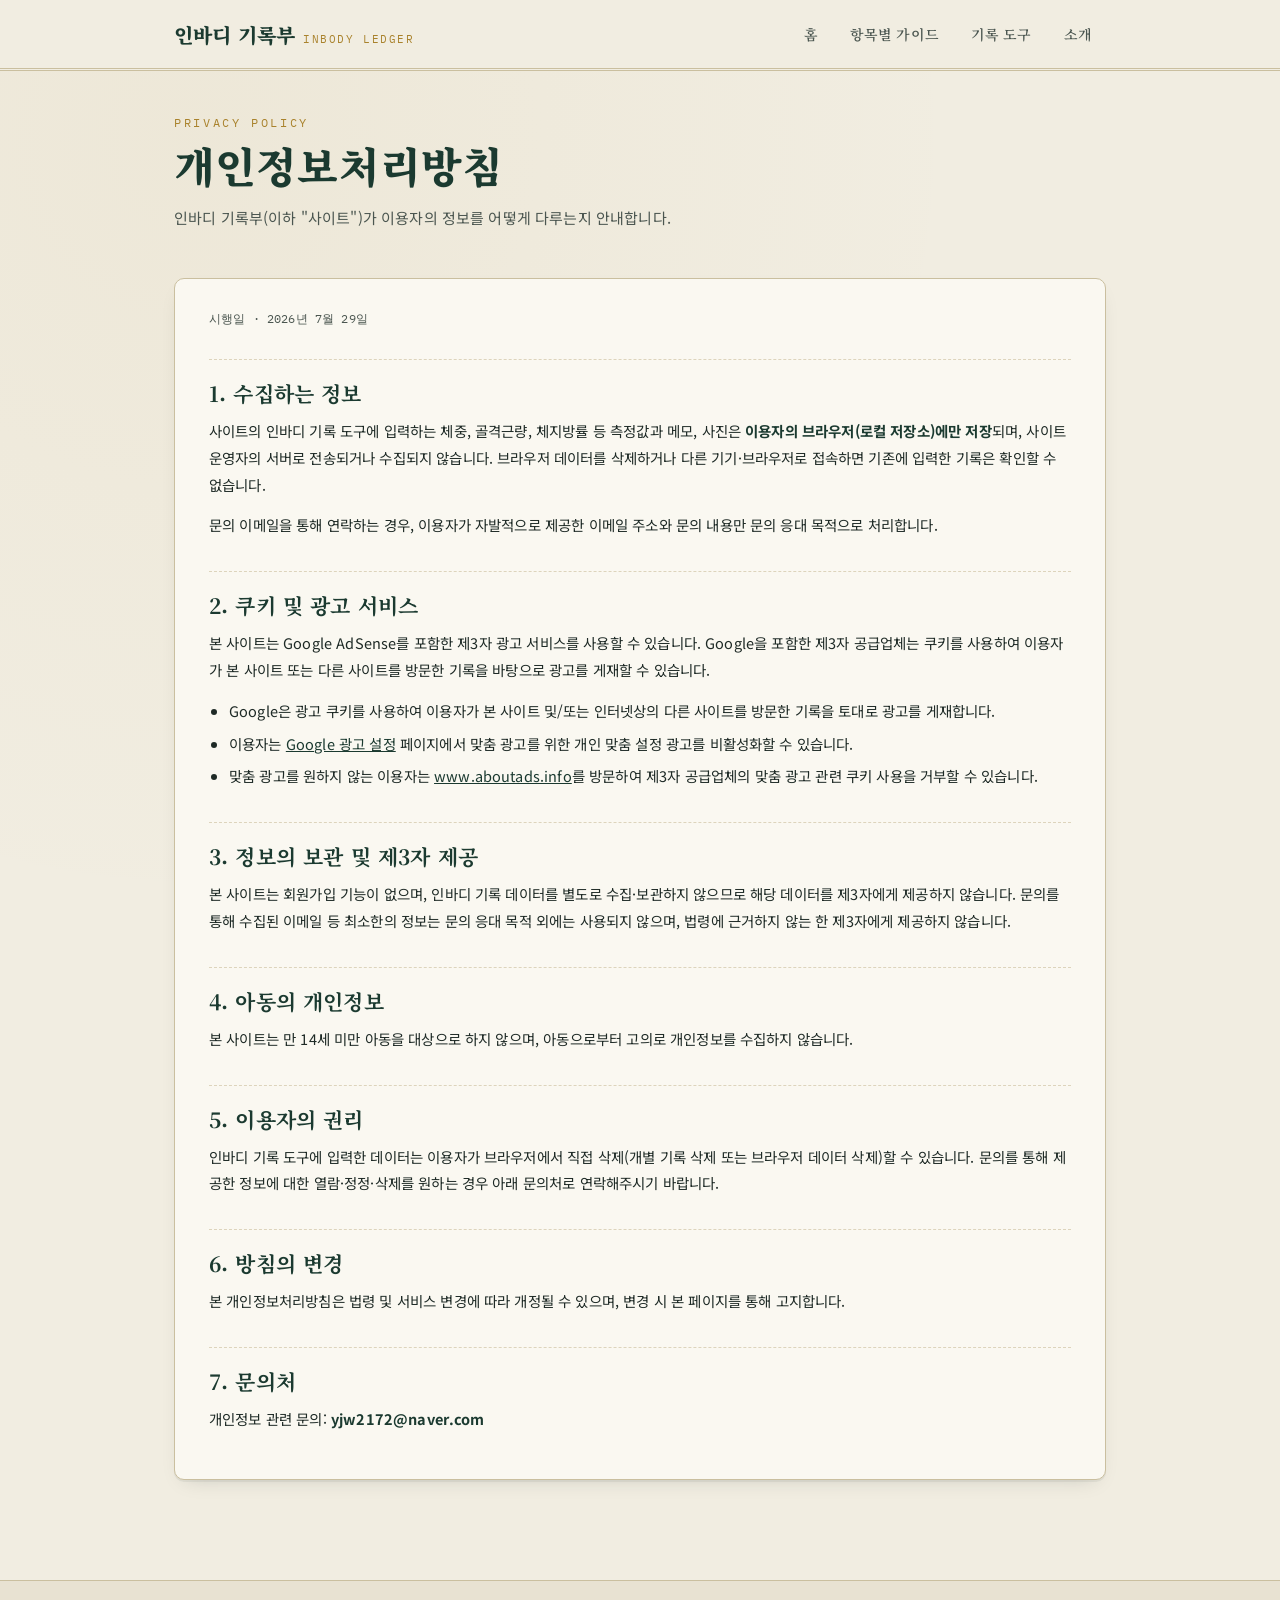
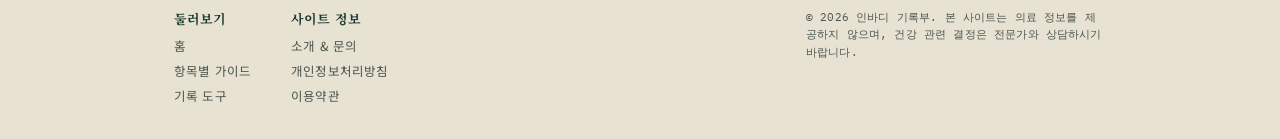
<file: privacy.html>
<!DOCTYPE html>
<html lang="ko">
<head>
<meta charset="UTF-8">
<meta name="viewport" content="width=device-width, initial-scale=1.0">
<title>개인정보처리방침 | 인바디 기록부</title>
<meta name="description" content="인바디 기록부의 개인정보처리방침입니다. 쿠키 및 광고 서비스(Google AdSense) 이용에 대한 안내를 포함합니다.">
<link rel="canonical" href="https://inbody-tracker-vert.vercel.app/privacy.html">
<!-- seo:start -->
<meta name="robots" content="index,follow,max-image-preview:large,max-snippet:-1,max-video-preview:-1">
<meta name="theme-color" content="#1b3a30">
<link rel="icon" href="favicon.ico" sizes="48x48">
<link rel="icon" href="favicon.svg" type="image/svg+xml">
<link rel="apple-touch-icon" href="img/apple-touch-icon.png">
<meta property="og:site_name" content="인바디 기록부">
<meta property="og:locale" content="ko_KR">
<meta property="og:type" content="website">
<meta property="og:title" content="개인정보처리방침 | 인바디 기록부">
<meta property="og:description" content="인바디 기록부의 개인정보처리방침입니다. 쿠키 및 광고 서비스(Google AdSense) 이용에 대한 안내를 포함합니다.">
<meta property="og:url" content="https://inbody-tracker-vert.vercel.app/privacy.html">
<meta property="og:image" content="https://inbody-tracker-vert.vercel.app/img/og-image.png">
<meta property="og:image:width" content="1200">
<meta property="og:image:height" content="630">
<meta property="og:image:alt" content="인바디 기록부 — 인바디 결과 기록·비교 도구와 항목별 해석 가이드">
<meta name="twitter:card" content="summary_large_image">
<meta name="twitter:title" content="개인정보처리방침 | 인바디 기록부">
<meta name="twitter:description" content="인바디 기록부의 개인정보처리방침입니다. 쿠키 및 광고 서비스(Google AdSense) 이용에 대한 안내를 포함합니다.">
<meta name="twitter:image" content="https://inbody-tracker-vert.vercel.app/img/og-image.png">
<script type="application/ld+json">
{
  "@context": "https://schema.org",
  "@type": "BreadcrumbList",
  "itemListElement": [
    {
      "@type": "ListItem",
      "position": 1,
      "name": "홈",
      "item": "https://inbody-tracker-vert.vercel.app/"
    },
    {
      "@type": "ListItem",
      "position": 2,
      "name": "개인정보처리방침",
      "item": "https://inbody-tracker-vert.vercel.app/privacy.html"
    }
  ]
}
</script>
<!-- seo:end -->
<meta name="naver-site-verification" content="7c5803e0667ca97e8ee6781f5c3fd69aa331b6ec" />
<link rel="preconnect" href="https://fonts.googleapis.com">
<link href="https://fonts.googleapis.com/css2?family=Noto+Serif+KR:wght@500;600;700;900&family=Noto+Sans+KR:wght@400;500;700&family=IBM+Plex+Mono:wght@400;500;600&display=swap" rel="stylesheet">
<script async src="https://pagead2.googlesyndication.com/pagead/js/adsbygoogle.js?client=ca-pub-2557338953436433"
     crossorigin="anonymous"></script>
<link rel="stylesheet" href="css/style.css">
</head>
<body>

<header class="site-header">
  <div class="bar">
    <a class="brand" href="index.html">
      <span class="mark">인바디 기록부</span>
      <span class="sub">INBODY LEDGER</span>
    </a>
    <nav class="site-nav">
      <a href="index.html">홈</a>
      <a href="guide.html">항목별 가이드</a>
      <a href="tracker.html">기록 도구</a>
      <a href="about.html">소개</a>
    </nav>
  </div>
</header>

<div class="page-cover">
  <div class="eyebrow">PRIVACY POLICY</div>
  <h1 class="title">개인정보처리방침</h1>
  <p class="lede">인바디 기록부(이하 "사이트")가 이용자의 정보를 어떻게 다루는지 안내합니다.</p>
</div>

<main class="content">
  <article class="doc">
    <div class="updated">시행일 · 2026년 7월 29일</div>

    <h2>1. 수집하는 정보</h2>
    <p>사이트의 인바디 기록 도구에 입력하는 체중, 골격근량, 체지방률 등 측정값과 메모, 사진은 <strong>이용자의 브라우저(로컬 저장소)에만 저장</strong>되며, 사이트 운영자의 서버로 전송되거나 수집되지 않습니다. 브라우저 데이터를 삭제하거나 다른 기기·브라우저로 접속하면 기존에 입력한 기록은 확인할 수 없습니다.</p>
    <p>문의 이메일을 통해 연락하는 경우, 이용자가 자발적으로 제공한 이메일 주소와 문의 내용만 문의 응대 목적으로 처리합니다.</p>

    <h2>2. 쿠키 및 광고 서비스</h2>
    <p>본 사이트는 Google AdSense를 포함한 제3자 광고 서비스를 사용할 수 있습니다. Google을 포함한 제3자 공급업체는 쿠키를 사용하여 이용자가 본 사이트 또는 다른 사이트를 방문한 기록을 바탕으로 광고를 게재할 수 있습니다.</p>
    <ul>
      <li>Google은 광고 쿠키를 사용하여 이용자가 본 사이트 및/또는 인터넷상의 다른 사이트를 방문한 기록을 토대로 광고를 게재합니다.</li>
      <li>이용자는 <a href="https://adssettings.google.com/" target="_blank" rel="noopener">Google 광고 설정</a> 페이지에서 맞춤 광고를 위한 개인 맞춤 설정 광고를 비활성화할 수 있습니다.</li>
      <li>맞춤 광고를 원하지 않는 이용자는 <a href="https://www.aboutads.info/choices/" target="_blank" rel="noopener">www.aboutads.info</a>를 방문하여 제3자 공급업체의 맞춤 광고 관련 쿠키 사용을 거부할 수 있습니다.</li>
    </ul>

    <h2>3. 정보의 보관 및 제3자 제공</h2>
    <p>본 사이트는 회원가입 기능이 없으며, 인바디 기록 데이터를 별도로 수집·보관하지 않으므로 해당 데이터를 제3자에게 제공하지 않습니다. 문의를 통해 수집된 이메일 등 최소한의 정보는 문의 응대 목적 외에는 사용되지 않으며, 법령에 근거하지 않는 한 제3자에게 제공하지 않습니다.</p>

    <h2>4. 아동의 개인정보</h2>
    <p>본 사이트는 만 14세 미만 아동을 대상으로 하지 않으며, 아동으로부터 고의로 개인정보를 수집하지 않습니다.</p>

    <h2>5. 이용자의 권리</h2>
    <p>인바디 기록 도구에 입력한 데이터는 이용자가 브라우저에서 직접 삭제(개별 기록 삭제 또는 브라우저 데이터 삭제)할 수 있습니다. 문의를 통해 제공한 정보에 대한 열람·정정·삭제를 원하는 경우 아래 문의처로 연락해주시기 바랍니다.</p>

    <h2>6. 방침의 변경</h2>
    <p>본 개인정보처리방침은 법령 및 서비스 변경에 따라 개정될 수 있으며, 변경 시 본 페이지를 통해 고지합니다.</p>

    <h2>7. 문의처</h2>
    <p>개인정보 관련 문의: <strong>yjw2172@naver.com</strong></p>
  </article>
</main>

<footer class="site-footer">
  <div class="wrap">
    <div class="cols">
      <div class="col">
        <h4>둘러보기</h4>
        <a href="index.html">홈</a>
        <a href="guide.html">항목별 가이드</a>
        <a href="tracker.html">기록 도구</a>
      </div>
      <div class="col">
        <h4>사이트 정보</h4>
        <a href="about.html">소개 &amp; 문의</a>
        <a href="privacy.html">개인정보처리방침</a>
        <a href="terms.html">이용약관</a>
      </div>
    </div>
    <div class="legal">
      © 2026 인바디 기록부. 본 사이트는 의료 정보를 제공하지 않으며, 건강 관련 결정은 전문가와 상담하시기 바랍니다.
    </div>
  </div>
</footer>

</body>
</html>
</file>
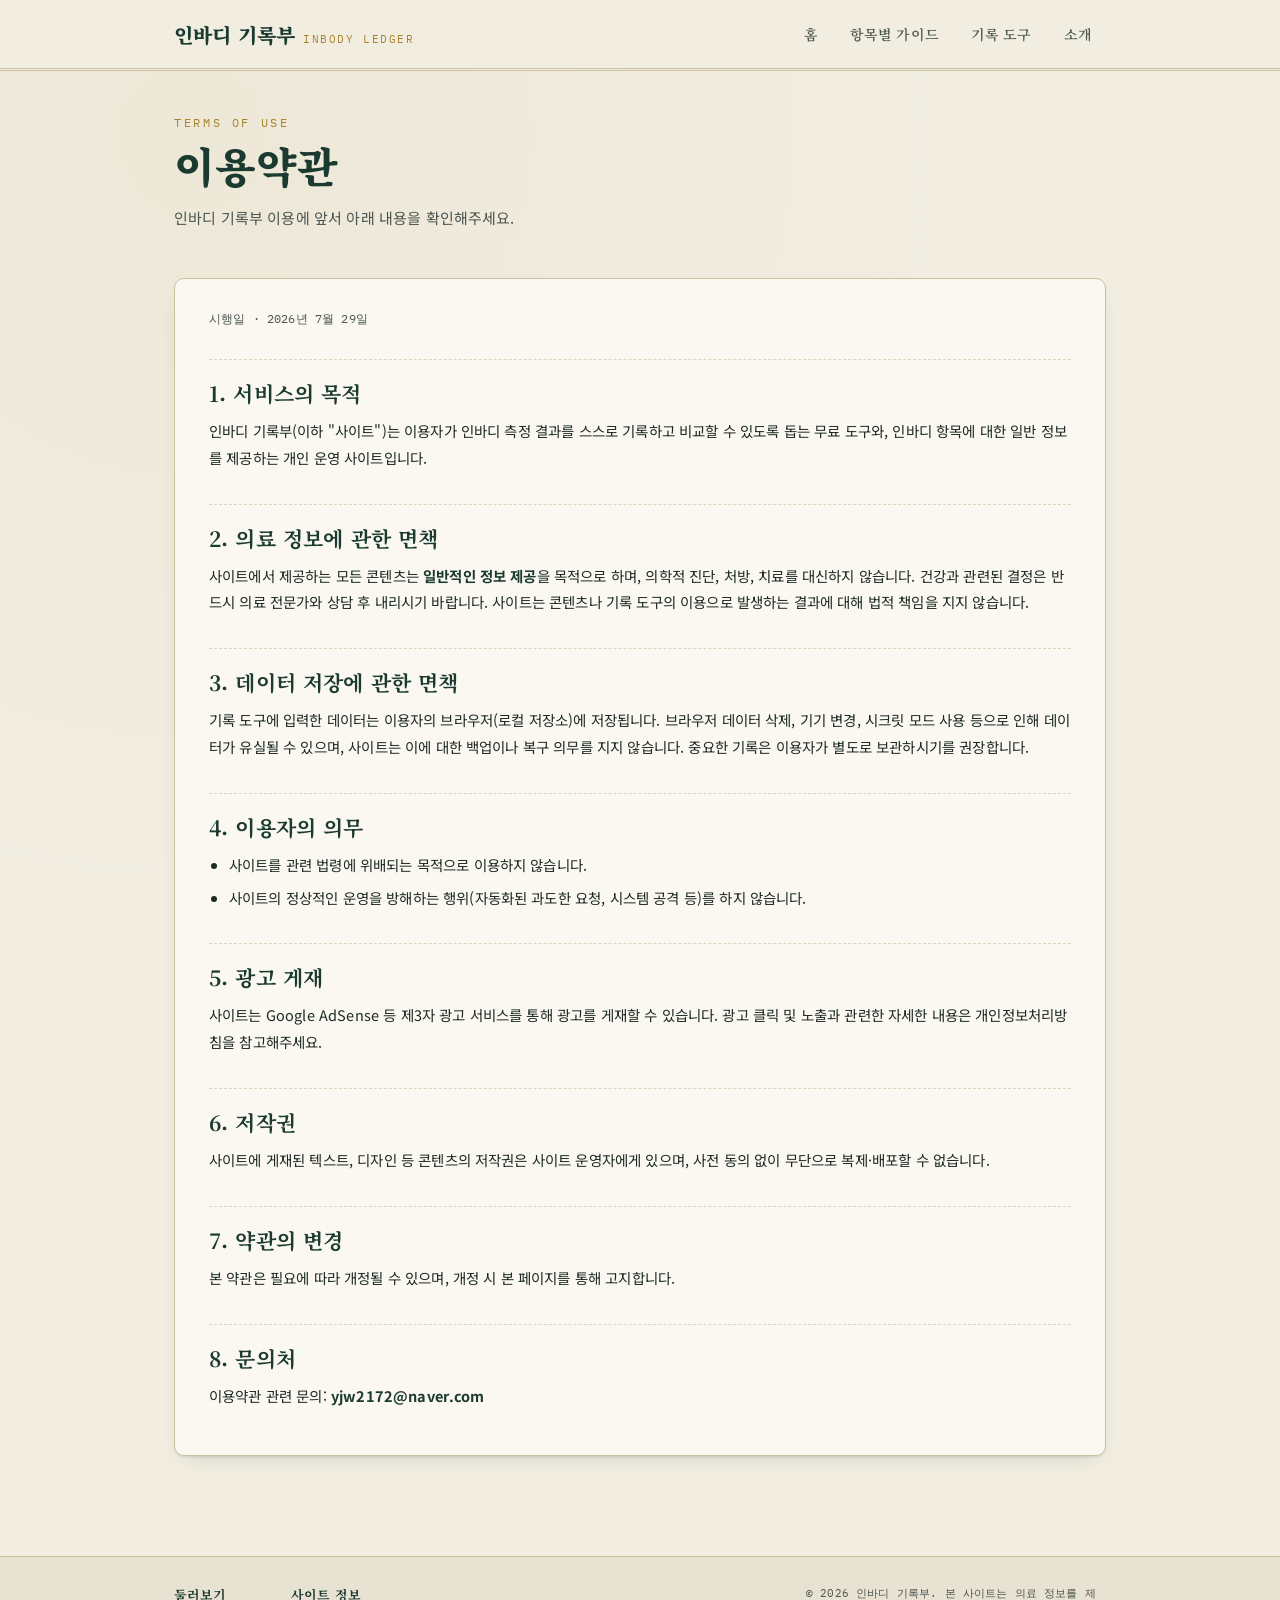
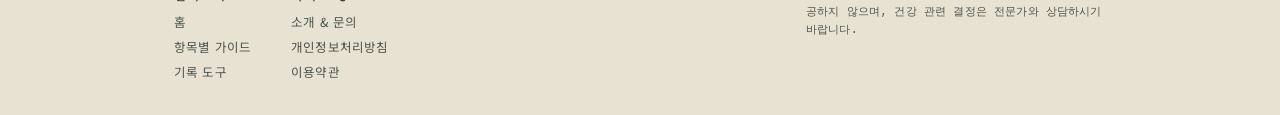
<file: terms.html>
<!DOCTYPE html>
<html lang="ko">
<head>
<meta charset="UTF-8">
<meta name="viewport" content="width=device-width, initial-scale=1.0">
<title>이용약관 | 인바디 기록부</title>
<meta name="description" content="인바디 기록부 이용약관입니다. 서비스 목적, 의료 정보 면책, 브라우저 저장 데이터 관련 안내, 광고 게재와 저작권 등 이용 조건을 확인하세요.">
<link rel="canonical" href="https://inbody-tracker-vert.vercel.app/terms.html">
<!-- seo:start -->
<meta name="robots" content="index,follow,max-image-preview:large,max-snippet:-1,max-video-preview:-1">
<meta name="theme-color" content="#1b3a30">
<link rel="icon" href="favicon.ico" sizes="48x48">
<link rel="icon" href="favicon.svg" type="image/svg+xml">
<link rel="apple-touch-icon" href="img/apple-touch-icon.png">
<meta property="og:site_name" content="인바디 기록부">
<meta property="og:locale" content="ko_KR">
<meta property="og:type" content="website">
<meta property="og:title" content="이용약관 | 인바디 기록부">
<meta property="og:description" content="인바디 기록부 이용약관입니다. 서비스 목적, 의료 정보 면책, 브라우저 저장 데이터 관련 안내, 광고 게재와 저작권 등 이용 조건을 확인하세요.">
<meta property="og:url" content="https://inbody-tracker-vert.vercel.app/terms.html">
<meta property="og:image" content="https://inbody-tracker-vert.vercel.app/img/og-image.png">
<meta property="og:image:width" content="1200">
<meta property="og:image:height" content="630">
<meta property="og:image:alt" content="인바디 기록부 — 인바디 결과 기록·비교 도구와 항목별 해석 가이드">
<meta name="twitter:card" content="summary_large_image">
<meta name="twitter:title" content="이용약관 | 인바디 기록부">
<meta name="twitter:description" content="인바디 기록부 이용약관입니다. 서비스 목적, 의료 정보 면책, 브라우저 저장 데이터 관련 안내, 광고 게재와 저작권 등 이용 조건을 확인하세요.">
<meta name="twitter:image" content="https://inbody-tracker-vert.vercel.app/img/og-image.png">
<script type="application/ld+json">
{
  "@context": "https://schema.org",
  "@type": "BreadcrumbList",
  "itemListElement": [
    {
      "@type": "ListItem",
      "position": 1,
      "name": "홈",
      "item": "https://inbody-tracker-vert.vercel.app/"
    },
    {
      "@type": "ListItem",
      "position": 2,
      "name": "이용약관",
      "item": "https://inbody-tracker-vert.vercel.app/terms.html"
    }
  ]
}
</script>
<!-- seo:end -->
<meta name="naver-site-verification" content="7c5803e0667ca97e8ee6781f5c3fd69aa331b6ec" />
<link rel="preconnect" href="https://fonts.googleapis.com">
<link href="https://fonts.googleapis.com/css2?family=Noto+Serif+KR:wght@500;600;700;900&family=Noto+Sans+KR:wght@400;500;700&family=IBM+Plex+Mono:wght@400;500;600&display=swap" rel="stylesheet">
<script async src="https://pagead2.googlesyndication.com/pagead/js/adsbygoogle.js?client=ca-pub-2557338953436433"
     crossorigin="anonymous"></script>
<link rel="stylesheet" href="css/style.css">
</head>
<body>

<header class="site-header">
  <div class="bar">
    <a class="brand" href="index.html">
      <span class="mark">인바디 기록부</span>
      <span class="sub">INBODY LEDGER</span>
    </a>
    <nav class="site-nav">
      <a href="index.html">홈</a>
      <a href="guide.html">항목별 가이드</a>
      <a href="tracker.html">기록 도구</a>
      <a href="about.html">소개</a>
    </nav>
  </div>
</header>

<div class="page-cover">
  <div class="eyebrow">TERMS OF USE</div>
  <h1 class="title">이용약관</h1>
  <p class="lede">인바디 기록부 이용에 앞서 아래 내용을 확인해주세요.</p>
</div>

<main class="content">
  <article class="doc">
    <div class="updated">시행일 · 2026년 7월 29일</div>

    <h2>1. 서비스의 목적</h2>
    <p>인바디 기록부(이하 "사이트")는 이용자가 인바디 측정 결과를 스스로 기록하고 비교할 수 있도록 돕는 무료 도구와, 인바디 항목에 대한 일반 정보를 제공하는 개인 운영 사이트입니다.</p>

    <h2>2. 의료 정보에 관한 면책</h2>
    <p>사이트에서 제공하는 모든 콘텐츠는 <strong>일반적인 정보 제공</strong>을 목적으로 하며, 의학적 진단, 처방, 치료를 대신하지 않습니다. 건강과 관련된 결정은 반드시 의료 전문가와 상담 후 내리시기 바랍니다. 사이트는 콘텐츠나 기록 도구의 이용으로 발생하는 결과에 대해 법적 책임을 지지 않습니다.</p>

    <h2>3. 데이터 저장에 관한 면책</h2>
    <p>기록 도구에 입력한 데이터는 이용자의 브라우저(로컬 저장소)에 저장됩니다. 브라우저 데이터 삭제, 기기 변경, 시크릿 모드 사용 등으로 인해 데이터가 유실될 수 있으며, 사이트는 이에 대한 백업이나 복구 의무를 지지 않습니다. 중요한 기록은 이용자가 별도로 보관하시기를 권장합니다.</p>

    <h2>4. 이용자의 의무</h2>
    <ul>
      <li>사이트를 관련 법령에 위배되는 목적으로 이용하지 않습니다.</li>
      <li>사이트의 정상적인 운영을 방해하는 행위(자동화된 과도한 요청, 시스템 공격 등)를 하지 않습니다.</li>
    </ul>

    <h2>5. 광고 게재</h2>
    <p>사이트는 Google AdSense 등 제3자 광고 서비스를 통해 광고를 게재할 수 있습니다. 광고 클릭 및 노출과 관련한 자세한 내용은 개인정보처리방침을 참고해주세요.</p>

    <h2>6. 저작권</h2>
    <p>사이트에 게재된 텍스트, 디자인 등 콘텐츠의 저작권은 사이트 운영자에게 있으며, 사전 동의 없이 무단으로 복제·배포할 수 없습니다.</p>

    <h2>7. 약관의 변경</h2>
    <p>본 약관은 필요에 따라 개정될 수 있으며, 개정 시 본 페이지를 통해 고지합니다.</p>

    <h2>8. 문의처</h2>
    <p>이용약관 관련 문의: <strong>yjw2172@naver.com</strong></p>
  </article>
</main>

<footer class="site-footer">
  <div class="wrap">
    <div class="cols">
      <div class="col">
        <h4>둘러보기</h4>
        <a href="index.html">홈</a>
        <a href="guide.html">항목별 가이드</a>
        <a href="tracker.html">기록 도구</a>
      </div>
      <div class="col">
        <h4>사이트 정보</h4>
        <a href="about.html">소개 &amp; 문의</a>
        <a href="privacy.html">개인정보처리방침</a>
        <a href="terms.html">이용약관</a>
      </div>
    </div>
    <div class="legal">
      © 2026 인바디 기록부. 본 사이트는 의료 정보를 제공하지 않으며, 건강 관련 결정은 전문가와 상담하시기 바랍니다.
    </div>
  </div>
</footer>

</body>
</html>
</file>
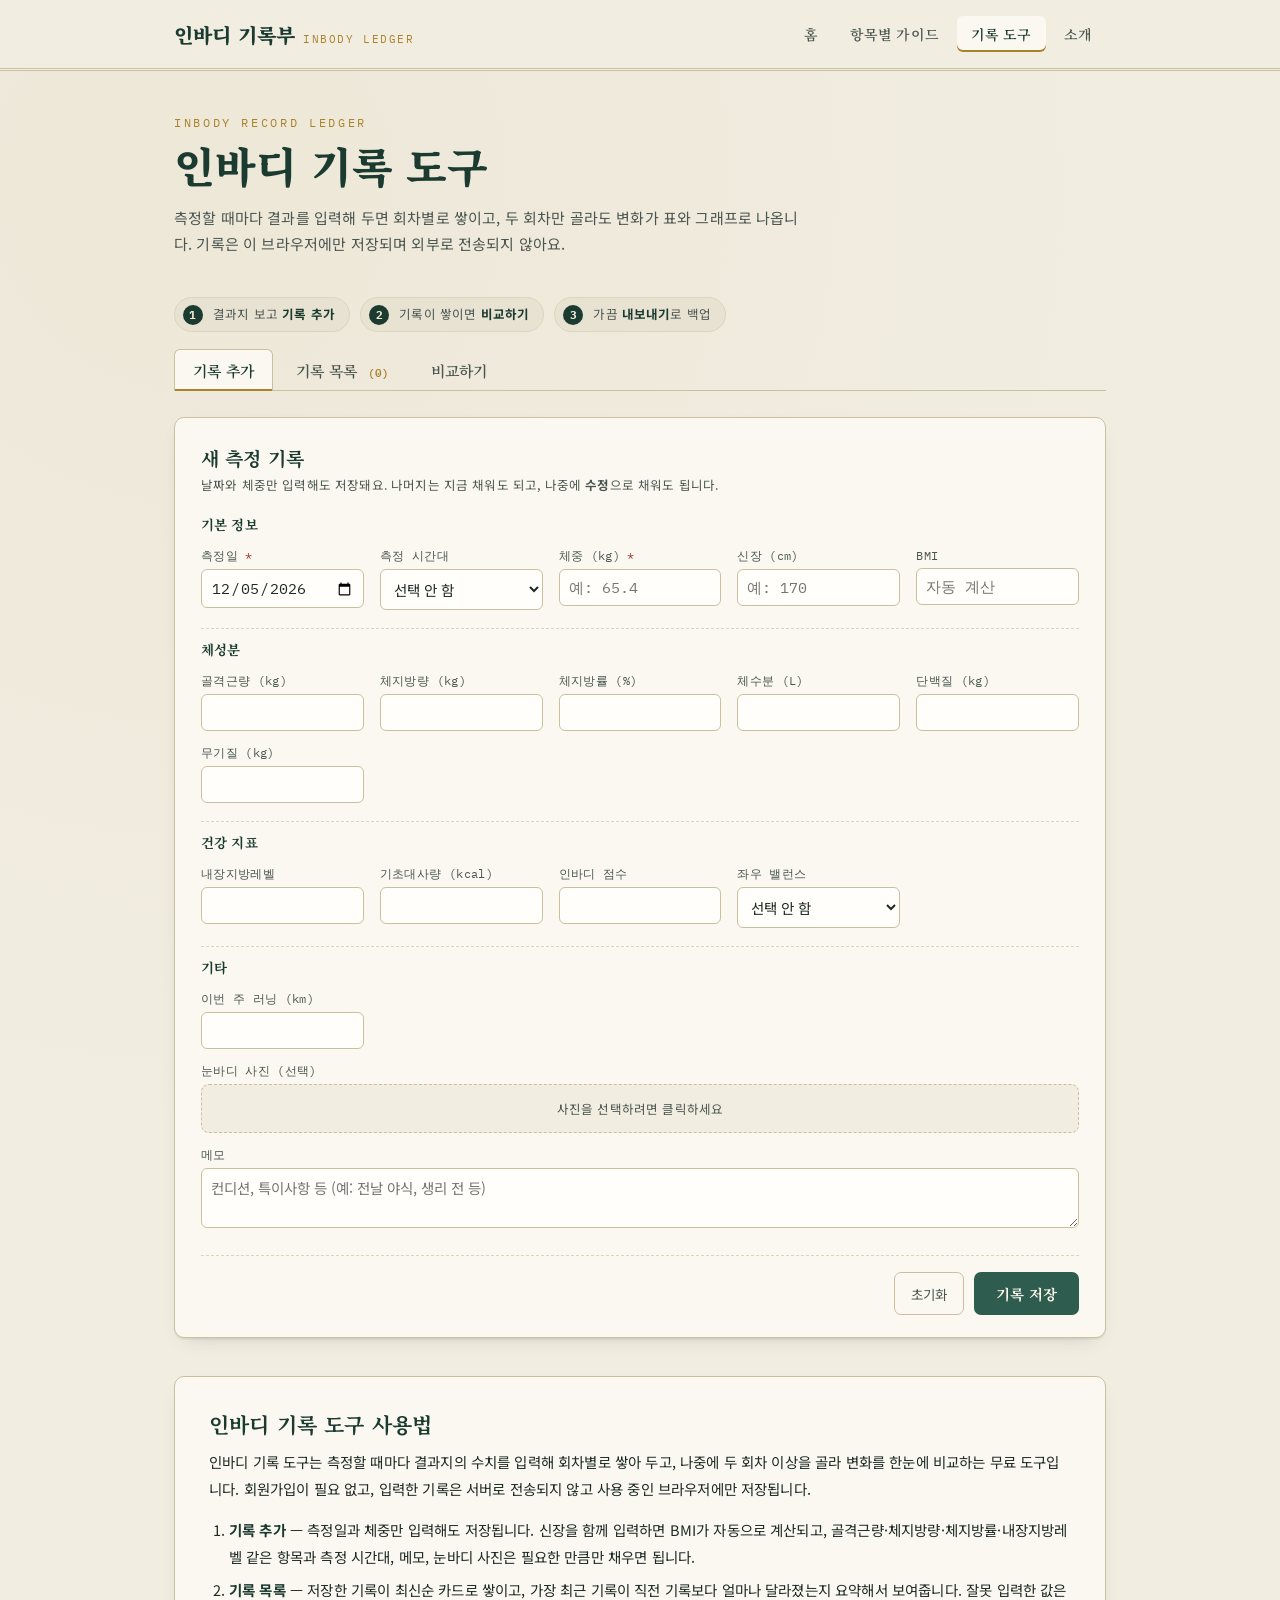
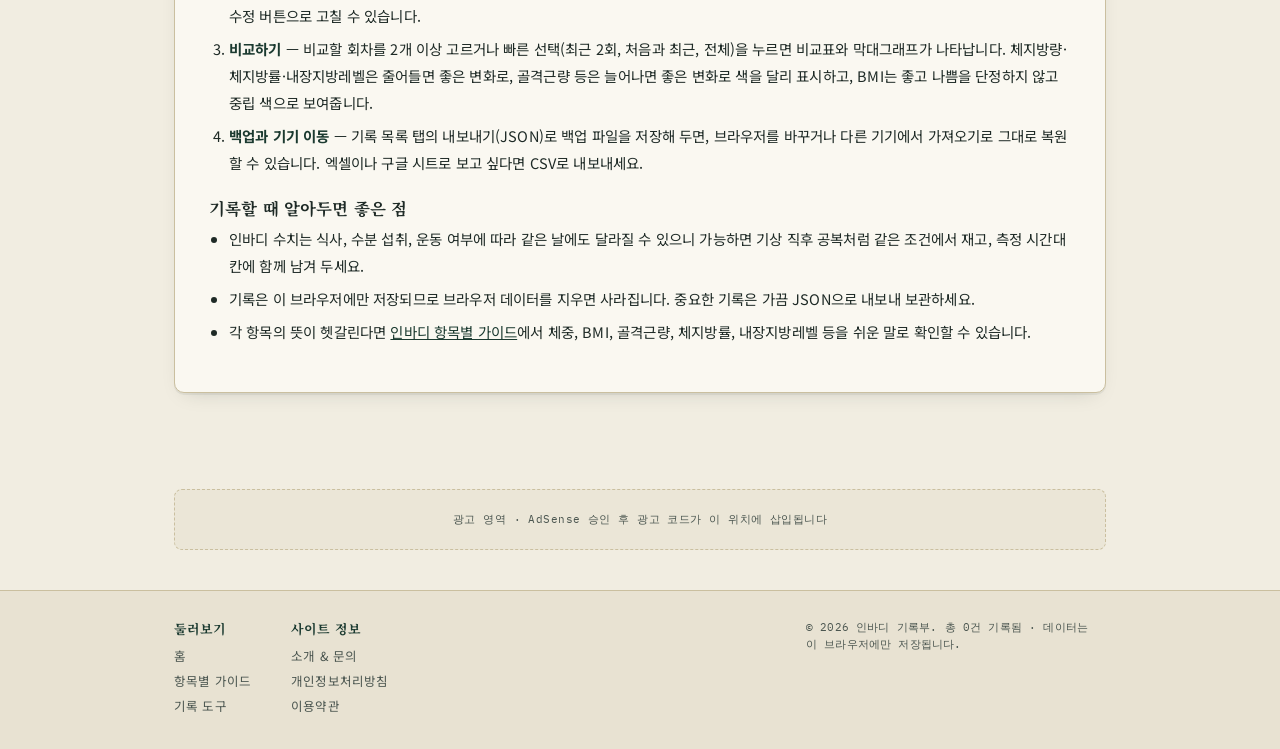
<file: tracker.html>
<!DOCTYPE html>
<html lang="ko">
<head>
<meta charset="UTF-8">
<meta name="viewport" content="width=device-width, initial-scale=1.0">
<title>인바디 기록 도구 — 회차별 기록 &amp; 비교 | 인바디 기록부</title>
<meta name="description" content="인바디 결과를 회차별로 기록하고, 여러 회차를 비교표와 막대그래프로 한눈에 비교하는 무료 도구입니다. BMI 자동 계산, 눈바디 사진 보관, 백업(JSON·CSV)을 지원합니다.">
<link rel="canonical" href="https://inbody-tracker-vert.vercel.app/tracker.html">
<!-- seo:start -->
<meta name="robots" content="index,follow,max-image-preview:large,max-snippet:-1,max-video-preview:-1">
<meta name="theme-color" content="#1b3a30">
<link rel="icon" href="favicon.ico" sizes="48x48">
<link rel="icon" href="favicon.svg" type="image/svg+xml">
<link rel="apple-touch-icon" href="img/apple-touch-icon.png">
<meta property="og:site_name" content="인바디 기록부">
<meta property="og:locale" content="ko_KR">
<meta property="og:type" content="website">
<meta property="og:title" content="인바디 기록 도구 — 회차별 기록 &amp; 비교 | 인바디 기록부">
<meta property="og:description" content="인바디 결과를 회차별로 기록하고, 여러 회차를 비교표와 막대그래프로 한눈에 비교하는 무료 도구입니다. BMI 자동 계산, 눈바디 사진 보관, 백업(JSON·CSV)을 지원합니다.">
<meta property="og:url" content="https://inbody-tracker-vert.vercel.app/tracker.html">
<meta property="og:image" content="https://inbody-tracker-vert.vercel.app/img/og-image.png">
<meta property="og:image:width" content="1200">
<meta property="og:image:height" content="630">
<meta property="og:image:alt" content="인바디 기록부 — 인바디 결과 기록·비교 도구와 항목별 해석 가이드">
<meta name="twitter:card" content="summary_large_image">
<meta name="twitter:title" content="인바디 기록 도구 — 회차별 기록 &amp; 비교 | 인바디 기록부">
<meta name="twitter:description" content="인바디 결과를 회차별로 기록하고, 여러 회차를 비교표와 막대그래프로 한눈에 비교하는 무료 도구입니다. BMI 자동 계산, 눈바디 사진 보관, 백업(JSON·CSV)을 지원합니다.">
<meta name="twitter:image" content="https://inbody-tracker-vert.vercel.app/img/og-image.png">
<script type="application/ld+json">
{
  "@context": "https://schema.org",
  "@type": "BreadcrumbList",
  "itemListElement": [
    {
      "@type": "ListItem",
      "position": 1,
      "name": "홈",
      "item": "https://inbody-tracker-vert.vercel.app/"
    },
    {
      "@type": "ListItem",
      "position": 2,
      "name": "기록 도구",
      "item": "https://inbody-tracker-vert.vercel.app/tracker.html"
    }
  ]
}
</script>
<!-- seo:end -->
<meta name="naver-site-verification" content="7c5803e0667ca97e8ee6781f5c3fd69aa331b6ec" />
<link rel="preconnect" href="https://fonts.googleapis.com">
<link href="https://fonts.googleapis.com/css2?family=Noto+Serif+KR:wght@500;600;700;900&family=Noto+Sans+KR:wght@400;500;700&family=IBM+Plex+Mono:wght@400;500;600&display=swap" rel="stylesheet">
<script async src="https://pagead2.googlesyndication.com/pagead/js/adsbygoogle.js?client=ca-pub-2557338953436433"
     crossorigin="anonymous"></script>
<link rel="stylesheet" href="css/style.css">
<script type="application/ld+json">
{
  "@context": "https://schema.org",
  "@type": "WebApplication",
  "name": "인바디 기록 도구",
  "url": "https://inbody-tracker-vert.vercel.app/tracker.html",
  "applicationCategory": "HealthApplication",
  "operatingSystem": "Any",
  "inLanguage": "ko-KR",
  "isAccessibleForFree": true,
  "offers": {
    "@type": "Offer",
    "price": "0",
    "priceCurrency": "KRW"
  },
  "description": "인바디 측정 결과를 회차별로 기록하고 여러 회차를 표와 막대그래프로 비교하는 무료 웹 도구",
  "featureList": [
    "회차별 인바디 기록",
    "여러 회차 비교표와 증감 표시",
    "막대그래프 타임라인",
    "BMI 자동 계산",
    "눈바디 사진 보관",
    "JSON·CSV 내보내기"
  ]
}
</script>
</head>

<body>

<header class="site-header">
  <div class="bar">
    <a class="brand" href="index.html">
      <span class="mark">인바디 기록부</span>
      <span class="sub">INBODY LEDGER</span>
    </a>
    <nav class="site-nav">
      <a href="index.html">홈</a>
      <a href="guide.html">항목별 가이드</a>
      <a href="tracker.html" class="active">기록 도구</a>
      <a href="about.html">소개</a>
    </nav>
  </div>
</header>

<div class="page-cover">
  <div class="eyebrow">INBODY RECORD LEDGER</div>
  <h1 class="title">인바디 기록 도구</h1>
  <p class="lede">측정할 때마다 결과를 입력해 두면 회차별로 쌓이고, 두 회차만 골라도 변화가 표와 그래프로 나옵니다. 기록은 이 브라우저에만 저장되며 외부로 전송되지 않아요.</p>
</div>

<main class="content">
  <ol class="steps-hint" aria-label="사용 순서">
    <li><b>1</b> 결과지 보고 <em>기록 추가</em></li>
    <li><b>2</b> 기록이 쌓이면 <em>비교하기</em></li>
    <li><b>3</b> 가끔 <em>내보내기</em>로 백업</li>
  </ol>

  <div class="tool-tabs" role="tablist">
    <button class="tab-btn active" data-tab="record" role="tab">기록 추가</button>
    <button class="tab-btn" data-tab="list" role="tab">기록 목록 <span class="count" id="listCount">(0)</span></button>
    <button class="tab-btn" data-tab="compare" role="tab">비교하기</button>
  </div>

  <!-- ===== 기록 추가 / 수정 ===== -->
  <section class="tool-panel active" id="panel-record">
    <div class="form-card">
      <h2 id="formTitle">새 측정 기록</h2>
      <p class="form-hint" id="formHint">날짜와 체중만 입력해도 저장돼요. 나머지는 지금 채워도 되고, 나중에 <b>수정</b>으로 채워도 됩니다.</p>
      <form id="recordForm">
        <div class="grid">
          <div class="group-title">기본 정보</div>
          <div class="field"><label for="f_date">측정일 <span class="req">*</span></label><input type="date" id="f_date" required></div>
          <div class="field"><label for="f_time">측정 시간대</label>
            <select id="f_time">
              <option value="">선택 안 함</option>
              <option>기상 직후 공복</option>
              <option>아침 식후</option>
              <option>점심 전</option>
              <option>운동 직후</option>
              <option>저녁 식후</option>
              <option>취침 전</option>
            </select>
          </div>
          <div class="field"><label for="f_weight">체중 (kg) <span class="req">*</span></label><input type="number" inputmode="decimal" step="0.1" min="0" id="f_weight" placeholder="예: 65.4" required></div>
          <div class="field"><label for="f_height">신장 (cm)</label><input type="number" inputmode="decimal" step="0.1" min="0" id="f_height" placeholder="예: 170"></div>
          <div class="field"><label for="f_bmi">BMI</label><input type="number" inputmode="decimal" step="0.1" min="0" id="f_bmi" placeholder="자동 계산"></div>

          <div class="group-title">체성분</div>
          <div class="field"><label for="f_smm">골격근량 (kg)</label><input type="number" inputmode="decimal" step="0.1" min="0" id="f_smm"></div>
          <div class="field"><label for="f_bfm">체지방량 (kg)</label><input type="number" inputmode="decimal" step="0.1" min="0" id="f_bfm"></div>
          <div class="field"><label for="f_pbf">체지방률 (%)</label><input type="number" inputmode="decimal" step="0.1" min="0" id="f_pbf"></div>
          <div class="field"><label for="f_water">체수분 (L)</label><input type="number" inputmode="decimal" step="0.1" min="0" id="f_water"></div>
          <div class="field"><label for="f_protein">단백질 (kg)</label><input type="number" inputmode="decimal" step="0.1" min="0" id="f_protein"></div>
          <div class="field"><label for="f_mineral">무기질 (kg)</label><input type="number" inputmode="decimal" step="0.1" min="0" id="f_mineral"></div>

          <div class="group-title">건강 지표</div>
          <div class="field"><label for="f_visceral">내장지방레벨</label><input type="number" inputmode="numeric" step="1" min="0" id="f_visceral"></div>
          <div class="field"><label for="f_bmr">기초대사량 (kcal)</label><input type="number" inputmode="numeric" step="1" min="0" id="f_bmr"></div>
          <div class="field"><label for="f_score">인바디 점수</label><input type="number" inputmode="numeric" step="1" min="0" id="f_score"></div>
          <div class="field"><label for="f_balance">좌우 밸런스</label>
            <select id="f_balance">
              <option value="">선택 안 함</option>
              <option>균형</option>
              <option>왼쪽 우세</option>
              <option>오른쪽 우세</option>
            </select>
          </div>

          <div class="group-title">기타</div>
          <div class="field"><label for="f_running">이번 주 러닝 (km)</label><input type="number" inputmode="decimal" step="0.1" min="0" id="f_running"></div>

          <div class="field full">
            <label>눈바디 사진 (선택)</label>
            <div class="photo-drop" id="photoDrop" role="button" tabindex="0">사진을 선택하려면 클릭하세요</div>
            <input type="file" id="f_photo" accept="image/*" style="display:none">
          </div>

          <div class="field full">
            <label for="f_memo">메모</label>
            <textarea id="f_memo" placeholder="컨디션, 특이사항 등 (예: 전날 야식, 생리 전 등)"></textarea>
          </div>
        </div>

        <div class="form-actions">
          <button type="button" class="ghost" id="cancelEdit" style="display:none;">수정 취소</button>
          <button type="button" class="ghost" id="resetBtn">초기화</button>
          <button type="submit" class="primary" id="submitBtn">기록 저장</button>
        </div>
      </form>
    </div>
  </section>

  <!-- ===== 기록 목록 ===== -->
  <section class="tool-panel" id="panel-list">
    <div class="list-tools" id="listTools">
      <span class="tools-label">백업 · 이동</span>
      <button type="button" class="ghost" id="exportJson">내보내기 (JSON)</button>
      <button type="button" class="ghost" id="exportCsv">엑셀용 CSV</button>
      <button type="button" class="ghost" id="importBtn">가져오기</button>
      <input type="file" id="importFile" accept=".json,application/json" hidden>
    </div>
    <div id="listExtra"></div>
    <div class="record-list" id="recordList"></div>
    <div class="empty-state" id="listEmpty">
      <div class="big">아직 기록이 없습니다</div>
      <p style="margin:0 0 16px;">첫 기록을 입력하거나, 예시 데이터로 먼저 둘러볼 수 있어요.</p>
      <div class="empty-actions">
        <button type="button" class="primary" id="goRecord">첫 기록 입력하기</button>
        <button type="button" class="ghost" id="loadSample">예시 데이터로 체험하기</button>
      </div>
    </div>
  </section>

  <!-- ===== 비교 ===== -->
  <section class="tool-panel" id="panel-compare">
    <div class="compare-bar">
      <span id="compareStatus">기록 목록에서 비교할 회차의 체크박스를 선택하세요 (2개 이상)</span>
      <button class="ghost" id="clearCompare" style="border-color:#5a6a63;color:#e6ddc4;">선택 초기화</button>
    </div>
    <div class="quick-compare" id="quickCompare">
      <span class="tools-label">빠른 선택</span>
      <button type="button" class="ghost" data-quick="last2">최근 2회</button>
      <button type="button" class="ghost" data-quick="firstlast">처음 ↔ 최근</button>
      <button type="button" class="ghost" data-quick="all">전체</button>
    </div>
    <div id="avgBanner"></div>

    <div class="chart-controls" id="chartControls" style="display:none;">
      <label for="chartMetric">막대그래프로 볼 항목</label>
      <select id="chartMetric"></select>
    </div>
    <div id="chartWrap"></div>

    <div class="compare-table-wrap" id="compareWrap"></div>
  </section>
  <article class="doc" id="how-to" style="margin-top:28px;">
    <h2>인바디 기록 도구 사용법</h2>
    <p>인바디 기록 도구는 측정할 때마다 결과지의 수치를 입력해 회차별로 쌓아 두고, 나중에 두 회차 이상을 골라 변화를 한눈에 비교하는 무료 도구입니다. 회원가입이 필요 없고, 입력한 기록은 서버로 전송되지 않고 사용 중인 브라우저에만 저장됩니다.</p>
    <ol>
      <li><strong>기록 추가</strong> — 측정일과 체중만 입력해도 저장됩니다. 신장을 함께 입력하면 BMI가 자동으로 계산되고, 골격근량·체지방량·체지방률·내장지방레벨 같은 항목과 측정 시간대, 메모, 눈바디 사진은 필요한 만큼만 채우면 됩니다.</li>
      <li><strong>기록 목록</strong> — 저장한 기록이 최신순 카드로 쌓이고, 가장 최근 기록이 직전 기록보다 얼마나 달라졌는지 요약해서 보여줍니다. 잘못 입력한 값은 수정 버튼으로 고칠 수 있습니다.</li>
      <li><strong>비교하기</strong> — 비교할 회차를 2개 이상 고르거나 빠른 선택(최근 2회, 처음과 최근, 전체)을 누르면 비교표와 막대그래프가 나타납니다. 체지방량·체지방률·내장지방레벨은 줄어들면 좋은 변화로, 골격근량 등은 늘어나면 좋은 변화로 색을 달리 표시하고, BMI는 좋고 나쁨을 단정하지 않고 중립 색으로 보여줍니다.</li>
      <li><strong>백업과 기기 이동</strong> — 기록 목록 탭의 내보내기(JSON)로 백업 파일을 저장해 두면, 브라우저를 바꾸거나 다른 기기에서 가져오기로 그대로 복원할 수 있습니다. 엑셀이나 구글 시트로 보고 싶다면 CSV로 내보내세요.</li>
    </ol>
    <h3>기록할 때 알아두면 좋은 점</h3>
    <ul>
      <li>인바디 수치는 식사, 수분 섭취, 운동 여부에 따라 같은 날에도 달라질 수 있으니 가능하면 기상 직후 공복처럼 같은 조건에서 재고, 측정 시간대 칸에 함께 남겨 두세요.</li>
      <li>기록은 이 브라우저에만 저장되므로 브라우저 데이터를 지우면 사라집니다. 중요한 기록은 가끔 JSON으로 내보내 보관하세요.</li>
      <li>각 항목의 뜻이 헷갈린다면 <a href="guide.html">인바디 항목별 가이드</a>에서 체중, BMI, 골격근량, 체지방률, 내장지방레벨 등을 쉬운 말로 확인할 수 있습니다.</li>
    </ul>
  </article>
</main>

<div class="ad-slot">
  <div class="frame">광고 영역 · AdSense 승인 후 광고 코드가 이 위치에 삽입됩니다</div>
</div>

<footer class="site-footer">
  <div class="wrap">
    <div class="cols">
      <div class="col">
        <h4>둘러보기</h4>
        <a href="index.html">홈</a>
        <a href="guide.html">항목별 가이드</a>
        <a href="tracker.html">기록 도구</a>
      </div>
      <div class="col">
        <h4>사이트 정보</h4>
        <a href="about.html">소개 &amp; 문의</a>
        <a href="privacy.html">개인정보처리방침</a>
        <a href="terms.html">이용약관</a>
      </div>
    </div>
    <div class="legal">
      © 2026 인바디 기록부. 총 <span id="footCount">0</span>건 기록됨 · 데이터는 이 브라우저에만 저장됩니다.
    </div>
  </div>
</footer>

<div class="lightbox" id="lightbox" hidden>
  <div class="lightbox-inner" role="dialog" aria-modal="true" aria-label="눈바디 사진 크게 보기">
    <img id="lightboxImg" alt="">
    <div class="lightbox-bar">
      <span id="lightboxCaption"></span>
      <span class="lightbox-actions">
        <a id="lightboxDownload" class="btn" href="#" download="inbody.jpg">사진 저장</a>
        <button type="button" class="ghost" id="lightboxClose">닫기</button>
      </span>
    </div>
  </div>
</div>

<div class="toast" id="toast" role="status" aria-live="polite"></div>

<script>
(function(){
  const STORE_KEY = 'inbody_ledger_records_v1';
  const $ = (id) => document.getElementById(id);
  const esc = (s) => String(s == null ? '' : s).replace(/[&<>"']/g, c => ({'&':'&amp;','<':'&lt;','>':'&gt;','"':'&quot;',"'":'&#39;'}[c]));

  /* ---------- 저장소 (차단/용량 초과에도 죽지 않게) ---------- */
  let storageAvailable = true;
  let memoryFallback = null;

  function showStorageWarning(msg){
    if($('storageWarning')) return;
    const b = document.createElement('div');
    b.id = 'storageWarning';
    b.className = 'storage-warning';
    b.textContent = msg;
    const cover = document.querySelector('.page-cover');
    cover.parentNode.insertBefore(b, cover.nextSibling);
  }
  function safeGet(){
    try{ return localStorage.getItem(STORE_KEY); }
    catch(e){ storageAvailable = false; return memoryFallback; }
  }
  function safeSet(value){
    try{ localStorage.setItem(STORE_KEY, value); memoryFallback = null; }
    catch(e){
      storageAvailable = false;
      memoryFallback = value;
      showStorageWarning('⚠ 브라우저 저장소를 쓸 수 없거나 공간이 부족해, 기록이 지금 화면에서만 유지됩니다. 사진이 많다면 일부를 지우고, "기록 목록 → 내보내기"로 백업해 두세요.');
    }
  }

  let records = [];
  try{
    const parsed = JSON.parse(safeGet() || '[]');
    records = Array.isArray(parsed) ? parsed : [];
  }catch(e){ records = []; }

  let compareSelection = new Set();
  let editingId = null;
  let pendingPhoto = null;

  /* ---------- 지표 정의 ---------- */
  const METRIC_DEFS = [
    { key:'weight',   label:'체중', unit:'kg', decimals:1 },
    { key:'height',   label:'신장', unit:'cm', decimals:1 },
    { key:'bmi',      label:'BMI', unit:'', decimals:1 },
    { key:'smm',      label:'골격근량', unit:'kg', decimals:1 },
    { key:'bfm',      label:'체지방량', unit:'kg', decimals:1 },
    { key:'pbf',      label:'체지방률', unit:'%', decimals:1 },
    { key:'water',    label:'체수분', unit:'L', decimals:1 },
    { key:'protein',  label:'단백질', unit:'kg', decimals:1 },
    { key:'mineral',  label:'무기질', unit:'kg', decimals:1 },
    { key:'visceral', label:'내장지방레벨', unit:'', decimals:0 },
    { key:'bmr',      label:'기초대사량', unit:'kcal', decimals:0 },
    { key:'score',    label:'인바디 점수', unit:'점', decimals:0 },
  ];
  const LOWER_IS_BETTER = new Set(['bfm','pbf','visceral']);
  const NEUTRAL_METRICS = new Set(['bmi','height']);

  const FIELDS = [
    ['date','f_date'],['time','f_time'],['weight','f_weight'],['height','f_height'],['bmi','f_bmi'],
    ['smm','f_smm'],['bfm','f_bfm'],['pbf','f_pbf'],['water','f_water'],['protein','f_protein'],['mineral','f_mineral'],
    ['visceral','f_visceral'],['bmr','f_bmr'],['score','f_score'],['balance','f_balance'],
    ['running','f_running'],['memo','f_memo']
  ];

  const byDateAsc = (a,b) => a.date.localeCompare(b.date);
  const byDateDesc = (a,b) => b.date.localeCompare(a.date);
  const hasVal = (v) => v !== '' && v !== undefined && v !== null && !isNaN(parseFloat(v));

  function fmt(v, decimals){
    if(!hasVal(v)) return '—';
    return Number(v).toFixed(decimals);
  }
  function localDateStr(d){
    const m = String(d.getMonth()+1).padStart(2,'0');
    const dd = String(d.getDate()).padStart(2,'0');
    return `${d.getFullYear()}-${m}-${dd}`;
  }
  function todayStr(){ return localDateStr(new Date()); }
  function daysFromToday(n){ const d = new Date(); d.setDate(d.getDate()+n); return localDateStr(d); }

  function deltaInfo(key, cur, prev, decimals){
    if(!hasVal(cur) || !hasVal(prev)) return null;
    const d = parseFloat(cur) - parseFloat(prev);
    let cls = 'flat', arrow = '–';
    if(Math.abs(d) > 0.001){
      arrow = d > 0 ? '▲' : '▼';
      if(NEUTRAL_METRICS.has(key)) cls = 'neutral';
      else {
        const better = LOWER_IS_BETTER.has(key) ? d < 0 : d > 0;
        cls = better ? 'up' : 'down';
      }
    }
    return { cls, arrow, text: `${d>0?'+':''}${d.toFixed(decimals)}` };
  }

  /* ---------- 토스트 ---------- */
  let toastTimer = null;
  function toast(msg){
    const t = $('toast');
    t.textContent = msg;
    t.classList.add('show');
    clearTimeout(toastTimer);
    toastTimer = setTimeout(()=> t.classList.remove('show'), 2400);
  }

  /* ---------- 저장 & 렌더 ---------- */
  function save(){
    records.sort(byDateAsc);
    safeSet(JSON.stringify(records));
    renderAll();
  }

  function switchTab(tab){
    document.querySelectorAll('.tab-btn').forEach(b => b.classList.toggle('active', b.dataset.tab === tab));
    document.querySelectorAll('.tool-panel').forEach(p => p.classList.remove('active'));
    $('panel-' + tab).classList.add('active');
    if(tab === 'compare' && compareSelection.size === 0 && records.length >= 2){
      selectQuick('last2');
    }
  }
  document.querySelectorAll('.tab-btn').forEach(btn=>{
    btn.addEventListener('click', ()=> switchTab(btn.dataset.tab));
  });

  /* ---------- BMI 자동 계산 + 신장 자동 채움 ---------- */
  function autoCalcBmi(){
    const w = parseFloat($('f_weight').value);
    const h = parseFloat($('f_height').value);
    if(w && h){ $('f_bmi').value = (w / Math.pow(h/100, 2)).toFixed(1); }
  }
  $('f_weight').addEventListener('input', autoCalcBmi);
  $('f_height').addEventListener('input', autoCalcBmi);

  function lastKnownHeight(){
    const withH = [...records].sort(byDateDesc).find(r => hasVal(r.height));
    return withH ? withH.height : '';
  }

  /* ---------- 사진 ---------- */
  function setPhotoPreview(){
    const d = $('photoDrop');
    if(pendingPhoto){
      d.innerHTML = `<img src="${pendingPhoto}" alt="선택한 사진 미리보기"><div>사진 선택됨 · 다시 클릭하면 변경</div><button type="button" class="link-btn" id="removePhoto">사진 빼기</button>`;
    } else {
      d.textContent = '사진을 선택하려면 클릭하세요';
    }
  }
  $('photoDrop').addEventListener('click', (e)=>{
    if(e.target && e.target.id === 'removePhoto'){ pendingPhoto = null; setPhotoPreview(); return; }
    $('f_photo').value = '';
    $('f_photo').click();
  });
  $('photoDrop').addEventListener('keydown', (e)=>{
    if(e.key === 'Enter' || e.key === ' '){ e.preventDefault(); $('f_photo').value=''; $('f_photo').click(); }
  });
  $('f_photo').addEventListener('change', (e)=>{
    const file = e.target.files[0];
    if(!file) return;
    const reader = new FileReader();
    reader.onload = (ev)=>{
      const img = new Image();
      img.onload = ()=>{
        const MAX = 1200;
        const scale = Math.min(1, MAX / Math.max(img.width, img.height));
        const canvas = document.createElement('canvas');
        canvas.width = Math.round(img.width * scale);
        canvas.height = Math.round(img.height * scale);
        canvas.getContext('2d').drawImage(img, 0, 0, canvas.width, canvas.height);
        pendingPhoto = canvas.toDataURL('image/jpeg', 0.82);
        setPhotoPreview();
      };
      img.onerror = ()=>{ pendingPhoto = ev.target.result; setPhotoPreview(); };
      img.src = ev.target.result;
    };
    reader.readAsDataURL(file);
  });

  /* ---------- 폼: 새 기록 / 수정 ---------- */
  function resetForm(){
    $('recordForm').reset();
    pendingPhoto = null;
    setPhotoPreview();
    editingId = null;
    $('formTitle').textContent = '새 측정 기록';
    $('submitBtn').textContent = '기록 저장';
    $('cancelEdit').style.display = 'none';
    $('f_date').value = todayStr();
    $('f_height').value = lastKnownHeight();
  }

  function startEdit(id){
    const r = records.find(x => x.id === id);
    if(!r) return;
    editingId = id;
    FIELDS.forEach(([k, el]) => { $(el).value = (r[k] == null ? '' : r[k]); });
    pendingPhoto = r.photo || null;
    setPhotoPreview();
    $('formTitle').textContent = '기록 수정';
    $('submitBtn').textContent = '수정 저장';
    $('cancelEdit').style.display = 'inline-block';
    switchTab('record');
    $('panel-record').scrollIntoView({ behavior:'smooth', block:'start' });
  }

  $('cancelEdit').addEventListener('click', ()=>{ resetForm(); switchTab('list'); });
  $('resetBtn').addEventListener('click', resetForm);

  $('recordForm').addEventListener('submit', (e)=>{
    e.preventDefault();
    const rec = { id: editingId || ('r' + Date.now()) };
    FIELDS.forEach(([k, el]) => { rec[k] = $(el).value; });
    rec.photo = pendingPhoto;

    if(editingId){
      const idx = records.findIndex(x => x.id === editingId);
      if(idx >= 0) records[idx] = rec; else records.push(rec);
      toast('수정했어요');
    } else {
      records.push(rec);
      toast('기록을 저장했어요');
    }
    save();
    resetForm();
    switchTab('list');
  });

  /* ---------- 삭제 / 비교 선택 ---------- */
  function deleteRecord(id){
    if(!confirm('이 기록을 삭제할까요? 되돌릴 수 없습니다.')) return;
    records = records.filter(r => r.id !== id);
    compareSelection.delete(id);
    if(editingId === id) resetForm();
    save();
    toast('삭제했어요');
  }
  function toggleCompare(id, checked){
    if(checked) compareSelection.add(id); else compareSelection.delete(id);
    renderCompare();
    renderList();
  }
  function selectQuick(mode){
    const sorted = [...records].sort(byDateAsc);
    compareSelection.clear();
    if(mode === 'last2'){ sorted.slice(-2).forEach(r => compareSelection.add(r.id)); }
    else if(mode === 'firstlast'){ if(sorted.length >= 2){ compareSelection.add(sorted[0].id); compareSelection.add(sorted[sorted.length-1].id); } }
    else if(mode === 'all'){ sorted.forEach(r => compareSelection.add(r.id)); }
    renderCompare();
    renderList();
  }
  $('quickCompare').addEventListener('click', (e)=>{
    const b = e.target.closest('[data-quick]');
    if(!b) return;
    if(records.length < 2){ toast('비교하려면 기록이 2개 이상 필요해요'); return; }
    selectQuick(b.dataset.quick);
  });
  $('clearCompare').addEventListener('click', ()=>{
    compareSelection.clear();
    renderCompare();
    renderList();
  });

  /* ---------- 예시 데이터 ---------- */
  function loadSample(){
    const base = { time:'기상 직후 공복', height:'170', balance:'균형', running:'', memo:'', photo:null, sample:true };
    const rows = [
      { off:-56, weight:'68.2', bmi:'23.6', smm:'28.1', bfm:'15.4', pbf:'22.6', water:'38.9', protein:'10.4', mineral:'3.5', visceral:'6', bmr:'1498', score:'74' },
      { off:-28, weight:'67.5', bmi:'23.4', smm:'28.6', bfm:'14.3', pbf:'21.2', water:'39.2', protein:'10.5', mineral:'3.5', visceral:'5', bmr:'1510', score:'76' },
      { off:0,   weight:'67.1', bmi:'23.2', smm:'29.0', bfm:'13.4', pbf:'20.0', water:'39.5', protein:'10.6', mineral:'3.6', visceral:'5', bmr:'1521', score:'78' },
    ];
    rows.forEach((r, i) => {
      const rec = Object.assign({}, base, r, { id: 'sample' + (i+1), date: daysFromToday(r.off) });
      delete rec.off;
      if(!records.some(x => x.id === rec.id)) records.push(rec);
    });
    save();
    toast('예시 데이터를 불러왔어요');
  }
  function clearSamples(){
    records = records.filter(r => !r.sample);
    [...compareSelection].forEach(id => { if(!records.some(r => r.id === id)) compareSelection.delete(id); });
    save();
    toast('예시 데이터를 삭제했어요');
  }
  $('loadSample').addEventListener('click', ()=>{ loadSample(); });
  $('goRecord').addEventListener('click', ()=> switchTab('record'));

  /* ---------- 백업: 내보내기 / 가져오기 ---------- */
  function download(filename, mime, content){
    const blob = new Blob([content], { type: mime });
    const url = URL.createObjectURL(blob);
    const a = document.createElement('a');
    a.href = url; a.download = filename;
    document.body.appendChild(a); a.click(); a.remove();
    setTimeout(()=> URL.revokeObjectURL(url), 1500);
  }
  function exportable(){ return records.filter(r => !r.sample); }

  $('exportJson').addEventListener('click', ()=>{
    const list = exportable();
    if(list.length === 0){ toast('내보낼 기록이 없어요'); return; }
    const payload = { app:'inbody-ledger', version:1, exportedAt: new Date().toISOString(), records: list };
    download(`inbody-backup-${todayStr()}.json`, 'application/json', JSON.stringify(payload));
    toast(`${list.length}건을 내보냈어요`);
  });

  const CSV_COLS = [
    ['date','측정일'],['time','측정시간대'],['weight','체중(kg)'],['height','신장(cm)'],['bmi','BMI'],
    ['smm','골격근량(kg)'],['bfm','체지방량(kg)'],['pbf','체지방률(%)'],['water','체수분(L)'],
    ['protein','단백질(kg)'],['mineral','무기질(kg)'],['visceral','내장지방레벨'],['bmr','기초대사량(kcal)'],
    ['score','인바디점수'],['balance','좌우밸런스'],['running','주간러닝(km)'],['memo','메모']
  ];
  const csvCell = (v) => `"${String(v == null ? '' : v).replace(/"/g, '""')}"`;
  $('exportCsv').addEventListener('click', ()=>{
    const list = exportable().sort(byDateAsc);
    if(list.length === 0){ toast('내보낼 기록이 없어요'); return; }
    const lines = [CSV_COLS.map(c => csvCell(c[1])).join(',')];
    list.forEach(r => lines.push(CSV_COLS.map(c => csvCell(r[c[0]])).join(',')));
    download(`inbody-records-${todayStr()}.csv`, 'text/csv;charset=utf-8', '\uFEFF' + lines.join('\r\n'));
    toast('CSV로 내보냈어요');
  });

  $('importBtn').addEventListener('click', ()=> $('importFile').click());
  $('importFile').addEventListener('change', (e)=>{
    const f = e.target.files[0];
    if(!f) return;
    const rd = new FileReader();
    rd.onload = ()=>{
      try{
        const data = JSON.parse(rd.result);
        const arr = Array.isArray(data) ? data : data.records;
        if(!Array.isArray(arr)) throw new Error('bad format');
        const ids = new Set(records.map(r => r.id));
        let added = 0;
        arr.forEach(r => {
          if(!r || typeof r.date !== 'string' || !hasVal(r.weight)) return;
          const rec = {};
          FIELDS.forEach(([k]) => { rec[k] = r[k] == null ? '' : String(r[k]); });
          rec.photo = (typeof r.photo === 'string' && /^data:image\//.test(r.photo)) ? r.photo : null;
          let id = (typeof r.id === 'string' && /^[\w-]+$/.test(r.id)) ? r.id : ('r' + Date.now() + Math.random().toString(36).slice(2,6));
          if(ids.has(id)) return;
          rec.id = id; ids.add(id);
          records.push(rec); added++;
        });
        save();
        toast(added ? `${added}건을 가져왔어요` : '새로 가져올 기록이 없어요 (이미 있는 기록)');
      }catch(err){
        toast('가져오기에 실패했어요. 내보내기로 저장한 JSON 파일인지 확인해 주세요.');
      }
      $('importFile').value = '';
    };
    rd.readAsText(f);
  });

  /* ---------- 렌더: 목록 ---------- */
  const SUMMARY_KEYS = ['weight','smm','pbf','score'];

  function renderList(){
    const wrap = $('recordList');
    const empty = $('listEmpty');
    const extra = $('listExtra');
    $('listCount').textContent = `(${records.length})`;
    $('footCount').textContent = `${records.length}`;

    if(records.length === 0){
      wrap.innerHTML = '';
      extra.innerHTML = '';
      empty.style.display = 'block';
      return;
    }
    empty.style.display = 'none';

    const sorted = [...records].sort(byDateDesc);
    let extraHtml = '';

    if(records.some(r => r.sample)){
      extraHtml += `<div class="sample-banner"><span>예시 데이터가 포함되어 있어요. 체크해서 비교해 보며 사용법을 익혀 보세요.</span><button type="button" class="ghost" onclick="window.__inbody.clearSamples()">예시 데이터 삭제</button></div>`;
    }

    if(sorted.length >= 2){
      const chips = SUMMARY_KEYS.map(key => {
        const def = METRIC_DEFS.find(m => m.key === key);
        if(!hasVal(sorted[0][key])) return '';
        const prevRec = sorted.slice(1).find(r => hasVal(r[key]));
        if(!prevRec) return '';
        const di = deltaInfo(key, sorted[0][key], prevRec[key], def.decimals);
        return `<div class="chip"><div class="k">${def.label}</div><div class="v">${fmt(sorted[0][key], def.decimals)}<span class="unit">${def.unit}</span></div><div class="delta ${di.cls}">${di.arrow} ${di.text}</div></div>`;
      }).join('');
      if(chips) extraHtml += `<div class="summary-strip"><div class="summary-title">최근 기록 vs 직전 기록</div><div class="chips">${chips}</div></div>`;
    }
    extra.innerHTML = extraHtml;

    wrap.innerHTML = sorted.map((r) => {
      const selected = compareSelection.has(r.id);
      const seqNo = String(records.findIndex(x => x.id === r.id) + 1).padStart(3,'0');
      const metricsHtml = METRIC_DEFS.map(m => {
        if(!hasVal(r[m.key])) return '';
        return `<div class="metric"><div class="k">${m.label}</div><div class="v">${fmt(r[m.key], m.decimals)}<span class="unit">${m.unit}</span></div></div>`;
      }).join('');
      const memoParts = [];
      if(r.balance) memoParts.push(`<b>밸런스</b> · ${esc(r.balance)}`);
      if(r.memo) memoParts.push(esc(r.memo));
      return `
      <div class="rcard ${selected ? 'selected' : ''}">
        <div class="tab">
          <div class="hole"></div>
          <div class="seq">NO.${seqNo}</div>
        </div>
        <div class="body">
          <div class="rhead">
            <span class="date">${esc(r.date)}${r.sample ? ' <span class="sample-tag">예시</span>' : ''}</span>
            ${r.time ? `<span class="condition">${esc(r.time)}</span>` : ''}
            ${r.running ? `<span class="condition">주간 러닝 ${esc(r.running)}km</span>` : ''}
            <div class="rhead-actions">
              <label><input type="checkbox" ${selected ? 'checked' : ''} onchange="window.__inbody.toggleCompare('${r.id}', this.checked)"> 비교</label>
              <button type="button" class="edit" onclick="window.__inbody.startEdit('${r.id}')">수정</button>
              <button type="button" class="del" onclick="window.__inbody.deleteRecord('${r.id}')">삭제</button>
            </div>
          </div>
          <div class="metrics">${metricsHtml || '<div class="metric"><div class="k">비고</div><div class="v">기본 항목만 입력됨</div></div>'}</div>
          ${r.photo ? `<button type="button" class="photo-btn" onclick="window.__inbody.openPhoto('${r.id}')" aria-label="눈바디 사진 크게 보기">
            <img src="${r.photo}" alt="${esc(r.date)} 눈바디 사진">
            <span class="photo-hint">눈바디 · 클릭하면 크게 보기</span>
          </button>` : ''}
          ${memoParts.length ? `<div class="memo">${memoParts.join(' · ')}</div>` : ''}
        </div>
      </div>`;
    }).join('');
  }

  /* ---------- 렌더: 비교 ---------- */
  function renderCompare(){
    const wrap = $('compareWrap');
    const status = $('compareStatus');
    const avgBanner = $('avgBanner');
    const selected = records.filter(r => compareSelection.has(r.id)).sort(byDateAsc);

    if(selected.length < 2){
      status.textContent = records.length < 2
        ? '비교하려면 기록이 2개 이상 필요해요'
        : `비교할 회차를 2개 이상 골라주세요 (현재 ${selected.length}개) — 위의 빠른 선택을 써도 돼요`;
      wrap.innerHTML = `<div class="compare-empty">2개 이상의 기록을 선택하면 비교표와 막대그래프가 나타납니다.</div>`;
      avgBanner.innerHTML = '';
      $('chartControls').style.display = 'none';
      $('chartWrap').innerHTML = '';
      return;
    }
    status.textContent = `${selected.length}개 회차 비교 중 (${selected[0].date} → ${selected[selected.length-1].date})`;

    const allSorted = [...records].sort(byDateDesc);
    avgBanner.innerHTML = '';
    if(allSorted.length >= 2){
      const recent3 = allSorted.slice(0,3);
      const latest = allSorted[0];
      const valid = recent3.filter(r => hasVal(r.weight));
      if(valid.length && hasVal(latest.weight)){
        const avgWeight = valid.reduce((s,r) => s + parseFloat(r.weight), 0) / valid.length;
        const diff = parseFloat(latest.weight) - avgWeight;
        avgBanner.innerHTML = `<div class="avg-banner"><span><b>최근 ${recent3.length}회 평균 체중</b> ${avgWeight.toFixed(1)}kg</span><span><span class="tag">이번 회차</span> ${fmt(latest.weight,1)}kg (${diff>=0?'+':''}${diff.toFixed(1)}kg)</span></div>`;
      }
    }

    let html = `<table class="compare"><thead><tr><th>항목</th>`;
    selected.forEach(r => html += `<th>${esc(r.date)}${r.time ? `<br><span class="th-sub">${esc(r.time)}</span>` : ''}</th>`);
    html += `</tr></thead><tbody>`;

    METRIC_DEFS.forEach(m => {
      if(!selected.some(r => hasVal(r[m.key]))) return;
      html += `<tr><th>${m.label}${m.unit ? `<br><span class="th-unit">${m.unit}</span>` : ''}</th>`;
      selected.forEach((r, i) => {
        let deltaHtml = '';
        if(i > 0){
          const di = deltaInfo(m.key, r[m.key], selected[i-1][m.key], m.decimals);
          if(di) deltaHtml = `<span class="delta ${di.cls}">${di.arrow} ${di.text}</span>`;
        }
        html += `<td>${fmt(r[m.key], m.decimals)}${deltaHtml}</td>`;
      });
      html += `</tr>`;
    });

    if(selected.some(r => r.balance)){
      html += `<tr><th>좌우 밸런스</th>`;
      selected.forEach(r => html += `<td>${esc(r.balance) || '—'}</td>`);
      html += `</tr>`;
    }
    if(selected.some(r => r.running)){
      html += `<tr><th>주간 러닝<br><span class="th-unit">km</span></th>`;
      selected.forEach(r => html += `<td>${esc(r.running) || '—'}</td>`);
      html += `</tr>`;
    }
    html += `</tbody></table>`;
    wrap.innerHTML = html;

    renderChartControls(selected);
  }

  function renderChartControls(selected){
    const controls = $('chartControls');
    const select = $('chartMetric');
    const available = METRIC_DEFS.filter(m => selected.filter(r => hasVal(r[m.key])).length >= 2);
    if(available.length === 0){
      controls.style.display = 'none';
      $('chartWrap').innerHTML = '';
      return;
    }
    controls.style.display = 'flex';
    const prevValue = select.value;
    const keep = available.some(m => m.key === prevValue);
    select.innerHTML = available.map(m => `<option value="${m.key}">${m.label}${m.unit ? ' (' + m.unit + ')' : ''}</option>`).join('');
    select.value = keep ? prevValue : (available.some(m => m.key === 'weight') ? 'weight' : available[0].key);
    renderBarChart(selected, select.value);
  }
  $('chartMetric').addEventListener('change', ()=>{
    const selected = records.filter(r => compareSelection.has(r.id)).sort(byDateAsc);
    renderBarChart(selected, $('chartMetric').value);
  });

  function renderBarChart(selected, metricKey){
    const def = METRIC_DEFS.find(m => m.key === metricKey);
    const wrap = $('chartWrap');
    if(!def){ wrap.innerHTML = ''; return; }
    const points = selected.filter(r => hasVal(r[metricKey]))
      .map(r => ({ date:r.date, time:r.time, value: parseFloat(r[metricKey]) }));
    if(points.length < 2){ wrap.innerHTML = ''; return; }

    const values = points.map(p => p.value);
    const max = Math.max(...values), min = Math.min(...values), range = max - min;
    const bars = points.map(p => {
      const pct = range < 0.0001 ? 60 : 18 + ((p.value - min) / range) * 78;
      return `<div class="bar-col ${p.value === max ? 'is-max' : ''}">
        <div class="bar-value">${p.value.toFixed(def.decimals)}${def.unit ? `<span class="bar-unit"> ${def.unit}</span>` : ''}</div>
        <div class="bar-shape" style="height:${pct}%;"></div>
      </div>`;
    }).join('');
    const labels = points.map(p => `<div class="bar-label">${esc(p.date.slice(5))}${p.time ? `<br>${esc(p.time)}` : ''}</div>`).join('');

    wrap.innerHTML = `
      <div class="bar-chart">
        <div class="chart-title">${def.label} 변화 타임라인 (${esc(points[0].date)} → ${esc(points[points.length-1].date)})</div>
        <div class="bar-track">${bars}</div>
        <div class="bar-labels">${labels}</div>
        <div class="chart-note">막대 높이는 선택한 회차 안에서의 상대 비교입니다. 정확한 값은 막대 위 숫자를 확인하세요.</div>
      </div>`;
  }

  function renderAll(){ renderList(); renderCompare(); }

  /* ---------- 사진 라이트박스 ---------- */
  function openPhoto(id){
    const r = records.find(x => x.id === id);
    if(!r || !r.photo) return;
    $('lightboxImg').src = r.photo;
    $('lightboxImg').alt = `${r.date} 눈바디 사진`;
    $('lightboxCaption').textContent = `${r.date} 눈바디`;
    const dl = $('lightboxDownload');
    dl.href = r.photo;
    dl.download = `inbody-nunbody-${r.date}.jpg`;
    $('lightbox').hidden = false;
    document.body.style.overflow = 'hidden';
  }
  function closePhoto(){
    $('lightbox').hidden = true;
    $('lightboxImg').src = '';
    document.body.style.overflow = '';
  }
  $('lightboxClose').addEventListener('click', closePhoto);
  $('lightbox').addEventListener('click', (e)=>{ if(e.target === $('lightbox')) closePhoto(); });
  document.addEventListener('keydown', (e)=>{ if(e.key === 'Escape' && !$('lightbox').hidden) closePhoto(); });

  window.__inbody = { deleteRecord, toggleCompare, openPhoto, startEdit, clearSamples };

  /* ---------- 초기화 ---------- */
  resetForm();
  renderAll();
  if(!storageAvailable){
    showStorageWarning('⚠ 이 미리보기 환경에서는 로컬 저장이 차단되어, 기록이 화면을 벗어나면(새로고침 등) 사라집니다. 파일을 내려받아 브라우저로 직접 열면 정상적으로 저장됩니다.');
  }
})();
</script>

</body>
</html>
</file>
<file: css/style.css>
:root{
  --paper: #f1ede1;
  --paper-deep: #e8e2d2;
  --card: #faf8f1;
  --ink: #1e2a26;
  --ink-soft: #4b5650;
  --teal: #2e5c4e;
  --teal-dark: #1b3a30;
  --brass: #a9822c;
  --clay: #a5432e;
  --clay-soft: #c97a63;
  --line: #cabf9f;
  --line-soft: #ddd4bc;
  --up: #2e5c4e;
  --down: #a5432e;
  --shadow: 0 2px 0 rgba(30,42,38,0.06), 0 8px 20px -12px rgba(30,42,38,0.25);
}

*{ box-sizing: border-box; }

html{ scroll-behavior: smooth; }

body{
  margin:0;
  background:
    radial-gradient(circle at 15% 8%, rgba(169,130,44,0.05), transparent 40%),
    var(--paper);
  color: var(--ink);
  font-family: 'Noto Sans KR', sans-serif;
  letter-spacing: 0.01em;
}

::selection{ background: var(--brass); color: var(--card); }

a{ color: var(--teal-dark); }

/* ===== Site header / nav ===== */
header.site-header{
  border-bottom: 3px double var(--line);
  background: var(--paper);
  position: sticky; top:0; z-index: 50;
}
.site-header .bar{
  max-width: 980px;
  margin: 0 auto;
  padding: 16px 24px;
  display:flex;
  align-items:center;
  justify-content: space-between;
  gap: 16px;
  flex-wrap: wrap;
}
.brand{
  display:flex;
  align-items:baseline;
  gap: 8px;
  text-decoration:none;
}
.brand .mark{
  font-family:'Noto Serif KR', serif;
  font-weight:900;
  font-size: 20px;
  color: var(--teal-dark);
}
.brand .sub{
  font-family:'IBM Plex Mono', monospace;
  font-size: 10.5px;
  color: var(--brass);
  letter-spacing: 0.15em;
  text-transform: uppercase;
}
nav.site-nav{ display:flex; gap: 4px; flex-wrap: wrap; }
nav.site-nav a{
  font-family:'Noto Serif KR', serif;
  font-weight:600;
  font-size: 14px;
  text-decoration: none;
  color: var(--ink-soft);
  padding: 8px 14px;
  border-radius: 6px;
}
nav.site-nav a:hover, nav.site-nav a.active{
  color: var(--teal-dark);
  background: var(--card);
  box-shadow: 0 -2px 0 var(--brass) inset;
}

/* ===== Hero / page header ===== */
.page-cover{
  max-width: 980px;
  margin: 0 auto;
  padding: 44px 24px 22px;
}
.eyebrow{
  font-family:'IBM Plex Mono', monospace;
  font-size: 12px;
  letter-spacing: 0.22em;
  color: var(--brass);
  text-transform: uppercase;
  margin-bottom: 10px;
}
h1.title{
  font-family:'Noto Serif KR', serif;
  font-weight: 900;
  font-size: clamp(28px, 4.6vw, 42px);
  margin: 0 0 10px;
  color: var(--teal-dark);
  line-height: 1.2;
}
.lede{
  font-size: 15px;
  color: var(--ink-soft);
  max-width: 640px;
  line-height: 1.7;
}

main.content{ max-width: 980px; margin: 0 auto; padding: 0 24px 60px; }

/* ===== article / content blocks ===== */
article.doc{
  background: var(--card);
  border: 1px solid var(--line);
  border-radius: 10px;
  padding: 32px 34px;
  box-shadow: var(--shadow);
  margin-top: 10px;
}
article.doc h2{
  font-family:'Noto Serif KR', serif;
  font-size: 21px;
  color: var(--teal-dark);
  margin: 32px 0 10px;
  padding-top: 18px;
  border-top: 1px dashed var(--line-soft);
}
article.doc h2:first-child{ margin-top:0; padding-top:0; border-top:none; }
article.doc h3{
  font-family:'Noto Serif KR', serif;
  font-size: 16.5px;
  color: var(--ink);
  margin: 20px 0 6px;
}
article.doc p{ line-height: 1.85; font-size: 14.5px; color: var(--ink); margin: 0 0 14px; }
article.doc ul, article.doc ol{ line-height:1.85; font-size:14.5px; padding-left: 20px; margin: 0 0 14px;}
article.doc li{ margin-bottom: 6px; }
article.doc strong{ color: var(--teal-dark); }
article.doc .updated{
  font-family:'IBM Plex Mono', monospace;
  font-size: 11.5px;
  color: var(--ink-soft);
  margin-bottom: 8px;
}

.metric-card{
  background: var(--paper);
  border: 1px solid var(--line-soft);
  border-radius: 8px;
  padding: 16px 18px;
  margin: 14px 0;
}
.metric-card .mname{
  font-family:'IBM Plex Mono', monospace;
  font-size: 12px;
  color: var(--brass);
  letter-spacing: 0.06em;
  margin-bottom: 6px;
}

.callout{
  background: rgba(46,92,78,0.07);
  border-left: 3px solid var(--teal);
  border-radius: 0 8px 8px 0;
  padding: 14px 18px;
  font-size: 13.5px;
  color: var(--ink-soft);
  margin: 18px 0;
  line-height: 1.7;
}

/* ===== CTA block ===== */
.cta-block{
  display:flex;
  align-items:center;
  justify-content: space-between;
  gap: 18px;
  flex-wrap: wrap;
  background: var(--teal-dark);
  color: #f2ecd8;
  border-radius: 10px;
  padding: 26px 28px;
  margin: 34px 0 10px;
}
.cta-block .cta-text .h{
  font-family:'Noto Serif KR', serif;
  font-weight:700;
  font-size: 18px;
  margin-bottom: 4px;
}
.cta-block .cta-text .p{
  font-size: 13px;
  color: #cfc6a6;
}
.btn{
  font-family:'Noto Serif KR', serif;
  font-weight:700;
  font-size: 14px;
  background: var(--brass);
  color: #241a06;
  text-decoration:none;
  padding: 11px 22px;
  border-radius: 7px;
  white-space: nowrap;
}
.btn:hover{ background: #c19a3c; }
.btn.outline{
  background: transparent;
  border: 1px solid var(--line);
  color: var(--ink-soft);
}
.btn.outline:hover{ border-color: var(--teal); color: var(--teal-dark); }

/* ===== 3-column feature grid ===== */
.feature-grid{
  display:grid;
  grid-template-columns: repeat(auto-fit, minmax(260px,1fr));
  gap: 16px;
  margin: 24px 0;
}
.feature-card{
  background: var(--card);
  border: 1px solid var(--line);
  border-radius: 10px;
  padding: 20px 20px 18px;
  box-shadow: var(--shadow);
}
.feature-card .num{
  font-family:'IBM Plex Mono', monospace;
  font-size: 11px;
  color: var(--brass);
  margin-bottom: 8px;
}
.feature-card h3{
  font-family:'Noto Serif KR', serif;
  font-size: 16px;
  color: var(--teal-dark);
  margin: 0 0 8px;
}
.feature-card p{ font-size: 13px; color: var(--ink-soft); line-height:1.7; margin:0; }

/* ===== Ad slot placeholder ===== */
.ad-slot{
  max-width: 980px;
  margin: 36px auto;
  padding: 0 24px;
}
.ad-slot .frame{
  border: 1px dashed var(--line);
  border-radius: 8px;
  background: rgba(202,191,159,0.15);
  text-align:center;
  padding: 22px 14px;
  font-family:'IBM Plex Mono', monospace;
  font-size: 11px;
  color: var(--ink-soft);
  letter-spacing: 0.04em;
}

/* ===== footer ===== */
footer.site-footer{
  border-top: 1px solid var(--line);
  margin-top: 40px;
  background: var(--paper-deep);
}
footer.site-footer .wrap{
  max-width: 980px; margin:0 auto; padding: 28px 24px;
  display:flex; justify-content: space-between; gap: 20px; flex-wrap:wrap;
}
footer.site-footer .cols{ display:flex; gap: 40px; flex-wrap:wrap; }
footer.site-footer .col h4{
  font-family:'Noto Serif KR', serif;
  font-size: 13px;
  color: var(--teal-dark);
  margin: 0 0 8px;
}
footer.site-footer .col a{
  display:block;
  font-size: 12.5px;
  color: var(--ink-soft);
  text-decoration:none;
  margin-bottom: 6px;
}
footer.site-footer .col a:hover{ color: var(--teal-dark); }
footer.site-footer .legal{
  font-family:'IBM Plex Mono', monospace;
  font-size: 11px;
  color: var(--ink-soft);
  max-width: 300px;
  line-height:1.6;
}

@media (max-width: 640px){
  .site-header .bar{ flex-direction: column; align-items: flex-start; }
  .cta-block{ flex-direction:column; align-items:flex-start; }
}

@media (prefers-reduced-motion: reduce){ *{ scroll-behavior:auto !important; } }

/* ===== Tracker tool specific styles ===== */
.tool-tabs{
  display:flex;
  gap: 4px;
  margin: 6px 0 0;
  border-bottom: 1px solid var(--line);
}
.tool-tabs button{
  font-family:'Noto Serif KR', serif;
  font-weight:600;
  font-size: 15px;
  background: transparent;
  border: 1px solid transparent;
  border-bottom: none;
  padding: 10px 18px;
  cursor:pointer;
  color: var(--ink-soft);
  border-radius: 6px 6px 0 0;
  position: relative;
  top: 1px;
}
.tool-tabs button.active{
  background: var(--card);
  color: var(--teal-dark);
  border-color: var(--line);
  box-shadow: 0 -2px 0 var(--brass) inset;
}
.tool-tabs button .count{
  font-family:'IBM Plex Mono',monospace;
  font-size: 11px;
  color: var(--brass);
  margin-left:6px;
}

.tool-panel{ display:none; padding: 26px 0 10px; }
.tool-panel.active{ display:block; }

.form-card{
  background: var(--card);
  border: 1px solid var(--line);
  border-radius: 10px;
  padding: 26px 26px 22px;
  box-shadow: var(--shadow);
}
.form-card h2{
  font-family:'Noto Serif KR', serif;
  font-size: 19px;
  margin: 0 0 4px;
  color: var(--teal-dark);
}
.form-hint{ font-size: 12.5px; color: var(--ink-soft); margin: 0 0 20px; }

.grid{
  display:grid;
  grid-template-columns: repeat(auto-fill, minmax(150px,1fr));
  gap: 14px 16px;
}
.field label{
  display:block;
  font-size: 11.5px;
  color: var(--ink-soft);
  margin-bottom: 5px;
  font-family:'IBM Plex Mono', monospace;
  letter-spacing: 0.03em;
}
.field .req{ color: var(--clay); }
.field input, .field select, .field textarea{
  width:100%;
  font-family:'IBM Plex Mono', monospace;
  font-size: 14.5px;
  padding: 8px 9px;
  border: 1px solid var(--line);
  border-radius: 6px;
  background: #fffefb;
  color: var(--ink);
}
.field select{ font-family:'Noto Sans KR', sans-serif; }
.field input:focus, .field select:focus, .field textarea:focus{
  outline: 2px solid var(--brass);
  outline-offset: 1px;
}
.field.full{ grid-column: 1/-1; }
.field textarea{ resize: vertical; min-height: 54px; font-family:'Noto Sans KR', sans-serif; }

.photo-drop{
  border: 1px dashed var(--line);
  border-radius: 8px;
  padding: 14px;
  text-align:center;
  font-size: 12.5px;
  color: var(--ink-soft);
  cursor:pointer;
  background: var(--paper);
}
.photo-drop img{ max-height: 90px; border-radius: 4px; display:block; margin: 0 auto 6px; }

.form-actions{
  display:flex;
  justify-content: flex-end;
  gap: 10px;
  margin-top: 22px;
  padding-top: 16px;
  border-top: 1px dashed var(--line-soft);
}
button.primary{
  font-family:'Noto Serif KR', serif;
  font-weight:700;
  font-size: 14.5px;
  background: var(--teal);
  color: #fbf7ec;
  border:none;
  padding: 11px 22px;
  border-radius: 7px;
  cursor:pointer;
  transition: transform .12s ease, background .12s ease;
}
button.primary:hover{ background: var(--teal-dark); transform: translateY(-1px); }
button.ghost{
  font-family:'Noto Sans KR', sans-serif;
  font-size: 13.5px;
  background: transparent;
  border: 1px solid var(--line);
  color: var(--ink-soft);
  padding: 10px 16px;
  border-radius: 7px;
  cursor:pointer;
}
button.ghost:hover{ border-color: var(--teal); color: var(--teal-dark); }

.empty-state{
  text-align:center;
  padding: 60px 20px;
  color: var(--ink-soft);
  font-size: 14px;
}
.empty-state .big{
  font-family:'Noto Serif KR', serif;
  font-size: 20px;
  color: var(--teal-dark);
  margin-bottom: 8px;
}

.record-list{ display:flex; flex-direction:column; gap: 16px; margin-top: 20px; }

.rcard{
  display:flex;
  background: var(--card);
  border: 1px solid var(--line);
  border-radius: 4px 10px 10px 4px;
  box-shadow: var(--shadow);
  position: relative;
  overflow: hidden;
}
.rcard .tab{
  width: 46px;
  flex-shrink:0;
  background: var(--teal-dark);
  display:flex;
  flex-direction:column;
  align-items:center;
  justify-content:center;
  position: relative;
}
.rcard .tab .hole{
  width: 13px; height: 13px;
  border-radius: 50%;
  background: var(--paper);
  box-shadow: inset 0 0 0 1px rgba(0,0,0,0.15);
  margin-bottom: 10px;
}
.rcard .tab .seq{
  font-family:'IBM Plex Mono', monospace;
  font-size: 11px;
  color: #d8cfaf;
  writing-mode: vertical-rl;
  letter-spacing: 0.1em;
}
.rcard.selected .tab{ background: var(--brass); }
.rcard.selected{ box-shadow: 0 0 0 2px var(--brass), var(--shadow); }

.rcard .body{ flex:1; padding: 16px 18px; }
.rcard .rhead{
  display:flex;
  align-items: baseline;
  justify-content: space-between;
  gap: 10px;
  margin-bottom: 10px;
  flex-wrap: wrap;
}
.rcard .date{
  font-family:'Noto Serif KR', serif;
  font-weight:700;
  font-size: 17px;
  color: var(--teal-dark);
}
.rcard .condition{
  font-family:'IBM Plex Mono', monospace;
  font-size: 11.5px;
  color: var(--brass);
  background: rgba(169,130,44,0.1);
  padding: 3px 8px;
  border-radius: 4px;
}
.rcard .rhead-actions{ display:flex; gap:8px; align-items:center; margin-left:auto; }
.rcard .rhead-actions label{
  display:flex; align-items:center; gap:5px;
  font-size: 11.5px; color: var(--ink-soft); cursor:pointer;
  font-family:'IBM Plex Mono', monospace;
}
.rcard .del{
  background:none; border:none; color: var(--clay-soft);
  cursor:pointer; font-size: 12px; padding: 2px 6px;
}
.rcard .del:hover{ color: var(--clay); }

.metrics{
  display:grid;
  grid-template-columns: repeat(auto-fill, minmax(96px, 1fr));
  gap: 10px 14px;
  padding-top: 10px;
  border-top: 1px solid var(--line-soft);
}
.metric .k{ font-size: 10.5px; color: var(--ink-soft); margin-bottom:2px; }
.metric .v{ font-family:'IBM Plex Mono', monospace; font-weight:600; font-size: 15px; color: var(--ink); }
.metric .v .unit{ font-size: 10.5px; color: var(--ink-soft); font-weight:400; margin-left:2px;}

.rcard .memo{
  margin-top: 12px;
  font-size: 12.5px;
  color: var(--ink-soft);
  padding-top: 10px;
  border-top: 1px dashed var(--line-soft);
  line-height: 1.5;
}
.rcard .thumb{
  position:absolute; right:14px; top:14px;
  width: 46px; height: 46px; border-radius: 6px; object-fit:cover;
  border: 1px solid var(--line);
}

.compare-bar{
  display:flex;
  align-items:center;
  justify-content: space-between;
  background: var(--teal-dark);
  color: #f2ecd8;
  padding: 12px 18px;
  border-radius: 8px;
  margin-bottom: 18px;
  font-size: 13px;
  gap: 12px;
  flex-wrap: wrap;
}
.compare-bar .thread-note{ font-family:'IBM Plex Mono', monospace; font-size:12px; color:#d8cfaf; }
.compare-bar button.primary{ padding: 8px 16px; font-size: 13px; }

.compare-table-wrap{ overflow-x:auto; margin-top: 6px; }
table.compare{
  width:100%;
  border-collapse: collapse;
  background: var(--card);
  border: 1px solid var(--line);
  border-radius: 10px;
  overflow:hidden;
  font-size: 13.5px;
}
table.compare th, table.compare td{
  padding: 10px 14px;
  text-align: left;
  border-bottom: 1px solid var(--line-soft);
  white-space: nowrap;
}
table.compare thead th{
  font-family:'Noto Serif KR', serif;
  background: var(--paper-deep);
  color: var(--teal-dark);
  font-size: 13px;
}
table.compare tbody th{
  font-family:'IBM Plex Mono', monospace;
  font-size: 11.5px;
  color: var(--ink-soft);
  background: var(--paper);
  position: sticky; left:0;
}
table.compare td{ font-family:'IBM Plex Mono', monospace; }
.delta{ font-size: 11px; margin-left:6px; }
.delta.up{ color: var(--up); }
.delta.down{ color: var(--down); }
.delta.flat{ color: var(--ink-soft); }

.compare-empty{
  text-align:center; padding: 50px 20px; color: var(--ink-soft); font-size:13.5px;
}

.avg-banner{
  display:flex; gap: 24px; flex-wrap:wrap;
  background: var(--paper-deep);
  border: 1px solid var(--line);
  border-radius: 8px;
  padding: 14px 18px;
  margin-bottom: 16px;
  font-family:'IBM Plex Mono', monospace;
  font-size: 12.5px;
}
.avg-banner b{ color: var(--teal-dark); font-family:'Noto Serif KR', serif; }
.avg-banner span.tag{ color: var(--brass); font-weight:600; }

.storage-warning{
  max-width:980px;margin:16px auto 0;padding:12px 18px;
  background:#f6e9c9;border:1px solid #a9822c;border-radius:8px;
  font-size:12.5px;color:#4b3a12;font-family:'Noto Sans KR',sans-serif;
}

@media (max-width: 560px){
  .rcard{ flex-direction: column; }
  .rcard .tab{ width:100%; flex-direction:row; padding: 8px; }
  .rcard .tab .hole{ margin: 0 10px 0 0; }
  .rcard .tab .seq{ writing-mode: horizontal-tb; }
  .rcard .thumb{ position: static; margin-bottom: 8px; }
}

/* ===== Compare bar chart ===== */
.chart-controls{
  display:flex;
  align-items:center;
  gap: 10px;
  margin: 18px 0 10px;
  flex-wrap: wrap;
}
.chart-controls label{
  font-family:'IBM Plex Mono', monospace;
  font-size: 11.5px;
  color: var(--ink-soft);
}
.chart-controls select{
  font-family:'Noto Sans KR', sans-serif;
  font-size: 13.5px;
  padding: 7px 10px;
  border: 1px solid var(--line);
  border-radius: 6px;
  background: #fffefb;
  color: var(--ink);
}
.bar-chart{
  background: var(--card);
  border: 1px solid var(--line);
  border-radius: 10px;
  box-shadow: var(--shadow);
  padding: 24px 20px 14px;
  margin-bottom: 20px;
}
.bar-chart .chart-title{
  font-family:'Noto Serif KR', serif;
  font-size: 14px;
  color: var(--teal-dark);
  margin-bottom: 18px;
}
.bar-track{
  display:flex;
  align-items:flex-end;
  gap: 14px;
  min-height: 200px;
  padding: 0 4px;
  border-bottom: 1px solid var(--line-soft);
  overflow-x: auto;
}
.bar-col{
  flex:1;
  display:flex;
  flex-direction:column;
  align-items:center;
  justify-content:flex-end;
  min-width: 40px;
  height: 200px;
}
.bar-col .bar-value{
  font-family:'IBM Plex Mono', monospace;
  font-size: 12px;
  font-weight:600;
  color: var(--teal-dark);
  margin-bottom: 6px;
  white-space: nowrap;
}
.bar-col .bar-shape{
  width: 100%;
  max-width: 46px;
  background: linear-gradient(180deg, var(--teal) 0%, var(--teal-dark) 100%);
  border-radius: 6px 6px 2px 2px;
  transition: height .4s ease;
  position: relative;
}
.bar-col.is-max .bar-shape{ background: linear-gradient(180deg, var(--brass) 0%, #8a6a22 100%); }
.bar-labels{
  display:flex;
  gap: 14px;
  padding: 8px 4px 0;
}
.bar-labels .bar-label{
  flex:1;
  min-width: 40px;
  text-align:center;
  font-family:'IBM Plex Mono', monospace;
  font-size: 10.5px;
  color: var(--ink-soft);
  line-height: 1.4;
}
.delta.neutral{ color: var(--ink-soft); }

/* ===== Photo: 카드 내 사진 + 폼 미리보기 + 라이트박스 ===== */
.photo-drop img{ max-height: 220px; max-width: 100%; border-radius: 6px; }

.photo-btn{
  display:block;
  position: relative;
  margin-top: 14px;
  padding: 0;
  border: 1px solid var(--line);
  border-radius: 8px;
  background: var(--paper);
  cursor: zoom-in;
  overflow: hidden;
  max-width: 260px;
}
.photo-btn img{
  display:block;
  width: 100%;
  max-height: 300px;
  object-fit: cover;
}
.photo-btn .photo-hint{
  position:absolute; left:0; right:0; bottom:0;
  padding: 6px 10px;
  font-family:'IBM Plex Mono', monospace;
  font-size: 10.5px;
  color: #f2ecd8;
  background: linear-gradient(0deg, rgba(27,58,48,0.85), rgba(27,58,48,0));
  text-align:left;
}
.photo-btn:hover{ border-color: var(--brass); }
.photo-btn:focus-visible{ outline: 2px solid var(--brass); outline-offset: 2px; }

.lightbox{
  position: fixed; inset: 0;
  background: rgba(20,28,25,0.88);
  display:flex; align-items:center; justify-content:center;
  padding: 20px;
  z-index: 200;
}
.lightbox[hidden]{ display:none; }
.lightbox-inner{
  max-width: min(94vw, 900px);
  max-height: 94vh;
  display:flex; flex-direction:column; gap: 12px;
}
.lightbox-inner img{
  max-width: 100%;
  max-height: calc(94vh - 70px);
  object-fit: contain;
  border-radius: 8px;
  background: #000;
}
.lightbox-bar{
  display:flex; align-items:center; justify-content: space-between; gap: 12px; flex-wrap: wrap;
  color: #f2ecd8;
  font-family:'IBM Plex Mono', monospace;
  font-size: 12.5px;
}
.lightbox-actions{ display:flex; gap: 8px; align-items:center; }
.lightbox-actions .ghost{ color:#f2ecd8; border-color:#5a6a63; }
.lightbox-actions .btn{ padding: 8px 16px; font-size: 13px; }

/* ===== 사용성 개선: 안내, 그룹, 백업, 요약, 토스트 ===== */
.steps-hint{
  list-style:none; margin: 4px 0 16px; padding: 0;
  display:flex; gap: 10px; flex-wrap: wrap;
}
.steps-hint li{
  font-size: 12.5px; color: var(--ink-soft);
  background: var(--paper-deep); border: 1px solid var(--line-soft);
  border-radius: 999px; padding: 6px 14px 6px 8px;
}
.steps-hint li b{
  display:inline-block; width: 20px; height: 20px; line-height: 20px; text-align:center;
  border-radius: 50%; background: var(--teal-dark); color: #f2ecd8;
  font-family:'IBM Plex Mono', monospace; font-size: 11px; margin-right: 6px;
}
.steps-hint li em{ font-style: normal; font-weight: 700; color: var(--teal-dark); }

.group-title{
  grid-column: 1 / -1;
  font-family:'Noto Serif KR', serif; font-weight: 700; font-size: 13.5px;
  color: var(--teal-dark);
  padding-top: 10px; margin-top: 4px;
  border-top: 1px dashed var(--line-soft);
}
.group-title:first-child{ border-top: none; margin-top: 0; padding-top: 0; }

.link-btn{
  background:none; border:none; color: var(--clay); cursor:pointer;
  font-size: 12px; text-decoration: underline; margin-top: 6px;
}

.list-tools, .quick-compare{
  display:flex; align-items:center; gap: 8px; flex-wrap: wrap;
  margin-bottom: 14px;
}
.tools-label{
  font-family:'IBM Plex Mono', monospace; font-size: 11px; color: var(--ink-soft);
  letter-spacing: 0.08em; margin-right: 4px;
}
.list-tools .ghost, .quick-compare .ghost{ padding: 7px 12px; font-size: 12.5px; }

.empty-actions{ display:flex; gap: 10px; justify-content:center; flex-wrap: wrap; }

.sample-banner{
  display:flex; align-items:center; justify-content: space-between; gap: 12px; flex-wrap: wrap;
  background: #f6e9c9; border: 1px solid var(--brass); border-radius: 8px;
  padding: 10px 14px; margin-bottom: 14px; font-size: 12.5px; color: #4b3a12;
}
.sample-tag{
  font-family:'IBM Plex Mono', monospace; font-size: 10.5px; color: #4b3a12;
  background: #f0d99a; border-radius: 4px; padding: 2px 6px; margin-left: 6px; vertical-align: middle;
}

.summary-strip{
  background: var(--card); border: 1px solid var(--line); border-radius: 10px;
  box-shadow: var(--shadow); padding: 14px 16px; margin-bottom: 16px;
}
.summary-title{
  font-family:'Noto Serif KR', serif; font-size: 13px; color: var(--teal-dark); margin-bottom: 10px;
}
.chips{ display:grid; grid-template-columns: repeat(auto-fit, minmax(110px, 1fr)); gap: 10px; }
.chip{ background: var(--paper); border: 1px solid var(--line-soft); border-radius: 8px; padding: 10px 12px; }
.chip .k{ font-size: 10.5px; color: var(--ink-soft); margin-bottom: 2px; }
.chip .v{ font-family:'IBM Plex Mono', monospace; font-weight: 600; font-size: 16px; }
.chip .v .unit{ font-size: 10.5px; color: var(--ink-soft); font-weight: 400; margin-left: 2px; }
.chip .delta{ display:block; margin: 2px 0 0; font-family:'IBM Plex Mono', monospace; font-size: 11.5px; }

.rcard .edit{
  background:none; border:none; color: var(--teal); cursor:pointer; font-size: 12px; padding: 2px 6px;
}
.rcard .edit:hover{ color: var(--teal-dark); text-decoration: underline; }

.th-sub{ font-weight:400; font-size:11px; color: var(--ink-soft); }
.th-unit{ font-size:10px; }
.bar-unit{ font-weight:400; color: var(--ink-soft); font-size: 10px; }
.chart-note{ font-size: 11px; color: var(--ink-soft); margin-top: 10px; }

.toast{
  position: fixed; left: 50%; bottom: 28px; transform: translate(-50%, 20px);
  background: var(--teal-dark); color: #f2ecd8;
  padding: 11px 20px; border-radius: 999px; font-size: 13.5px;
  box-shadow: 0 8px 24px -8px rgba(0,0,0,0.4);
  opacity: 0; pointer-events: none; transition: opacity .2s ease, transform .2s ease;
  z-index: 300; max-width: 90vw; text-align:center;
}
.toast.show{ opacity: 1; transform: translate(-50%, 0); }

/* 표(가이드 요약표) */
.table-scroll{ overflow-x:auto; margin: 6px 0 18px; }
table.doc-table{ width:100%; border-collapse: collapse; font-size: 13.5px; background: var(--paper); border: 1px solid var(--line-soft); }
table.doc-table th, table.doc-table td{ text-align:left; padding: 9px 12px; border-bottom: 1px solid var(--line-soft); line-height: 1.5; }
table.doc-table thead th{ font-family:'Noto Serif KR', serif; background: var(--paper-deep); color: var(--teal-dark); font-size: 13px; white-space: nowrap; }
table.doc-table tbody td:first-child{ font-weight: 700; color: var(--teal-dark); white-space: nowrap; }

@media (max-width: 560px){
  .form-actions{ position: sticky; bottom: 0; background: var(--card); padding: 12px 0 4px; margin-top: 18px; z-index: 5; }
  .grid{ grid-template-columns: repeat(2, 1fr); }
  .field input, .field select, .field textarea{ font-size: 16px; } /* iOS 자동 확대 방지 */
}


/* ===== SEO: 목차 / 주제 링크 ===== */
nav.toc{ background: var(--paper); border: 1px solid var(--line-soft); border-radius: 8px; padding: 14px 18px; margin: 14px 0 20px; }
nav.toc .toc-title{ font-family:'Noto Serif KR', serif; font-weight: 700; font-size: 13.5px; color: var(--teal-dark); margin-bottom: 8px; }
nav.toc ol{ margin: 0; padding-left: 22px; columns: 2; column-gap: 28px; font-size: 13.5px; line-height: 1.9; }
nav.toc li{ margin: 0; break-inside: avoid; }
nav.toc a{ color: var(--ink-soft); text-decoration: none; }
nav.toc a:hover{ color: var(--teal-dark); text-decoration: underline; }
article.doc h2[id]{ scroll-margin-top: 90px; }
ul.topic-links{ list-style: none; padding: 0; margin: 0 0 14px; display: grid; grid-template-columns: repeat(auto-fit, minmax(240px, 1fr)); gap: 8px; }
ul.topic-links li{ margin: 0; }
ul.topic-links a{ display: block; padding: 10px 14px; border: 1px solid var(--line-soft); border-radius: 8px; background: var(--paper); text-decoration: none; font-size: 13.5px; color: var(--teal-dark); }
ul.topic-links a:hover{ border-color: var(--brass); }
@media (max-width: 560px){ nav.toc ol{ columns: 1; } }
</file>
